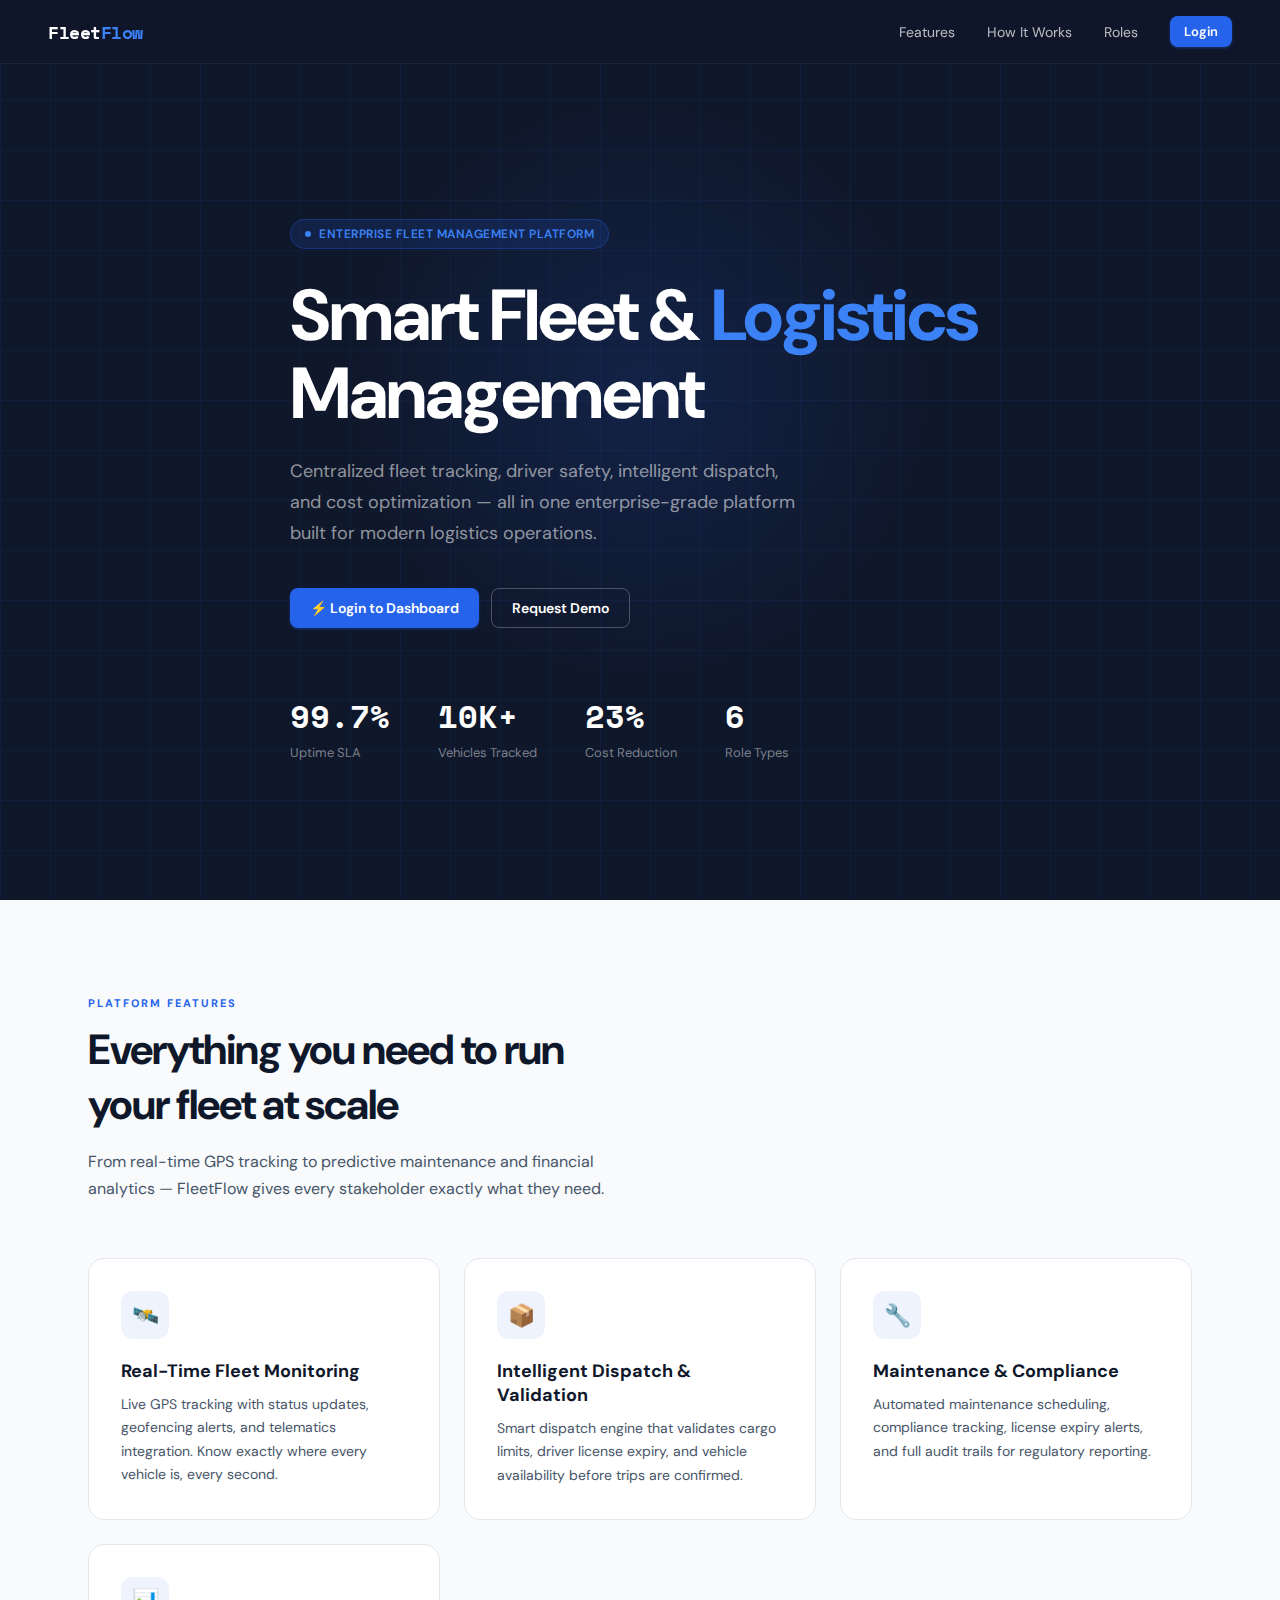
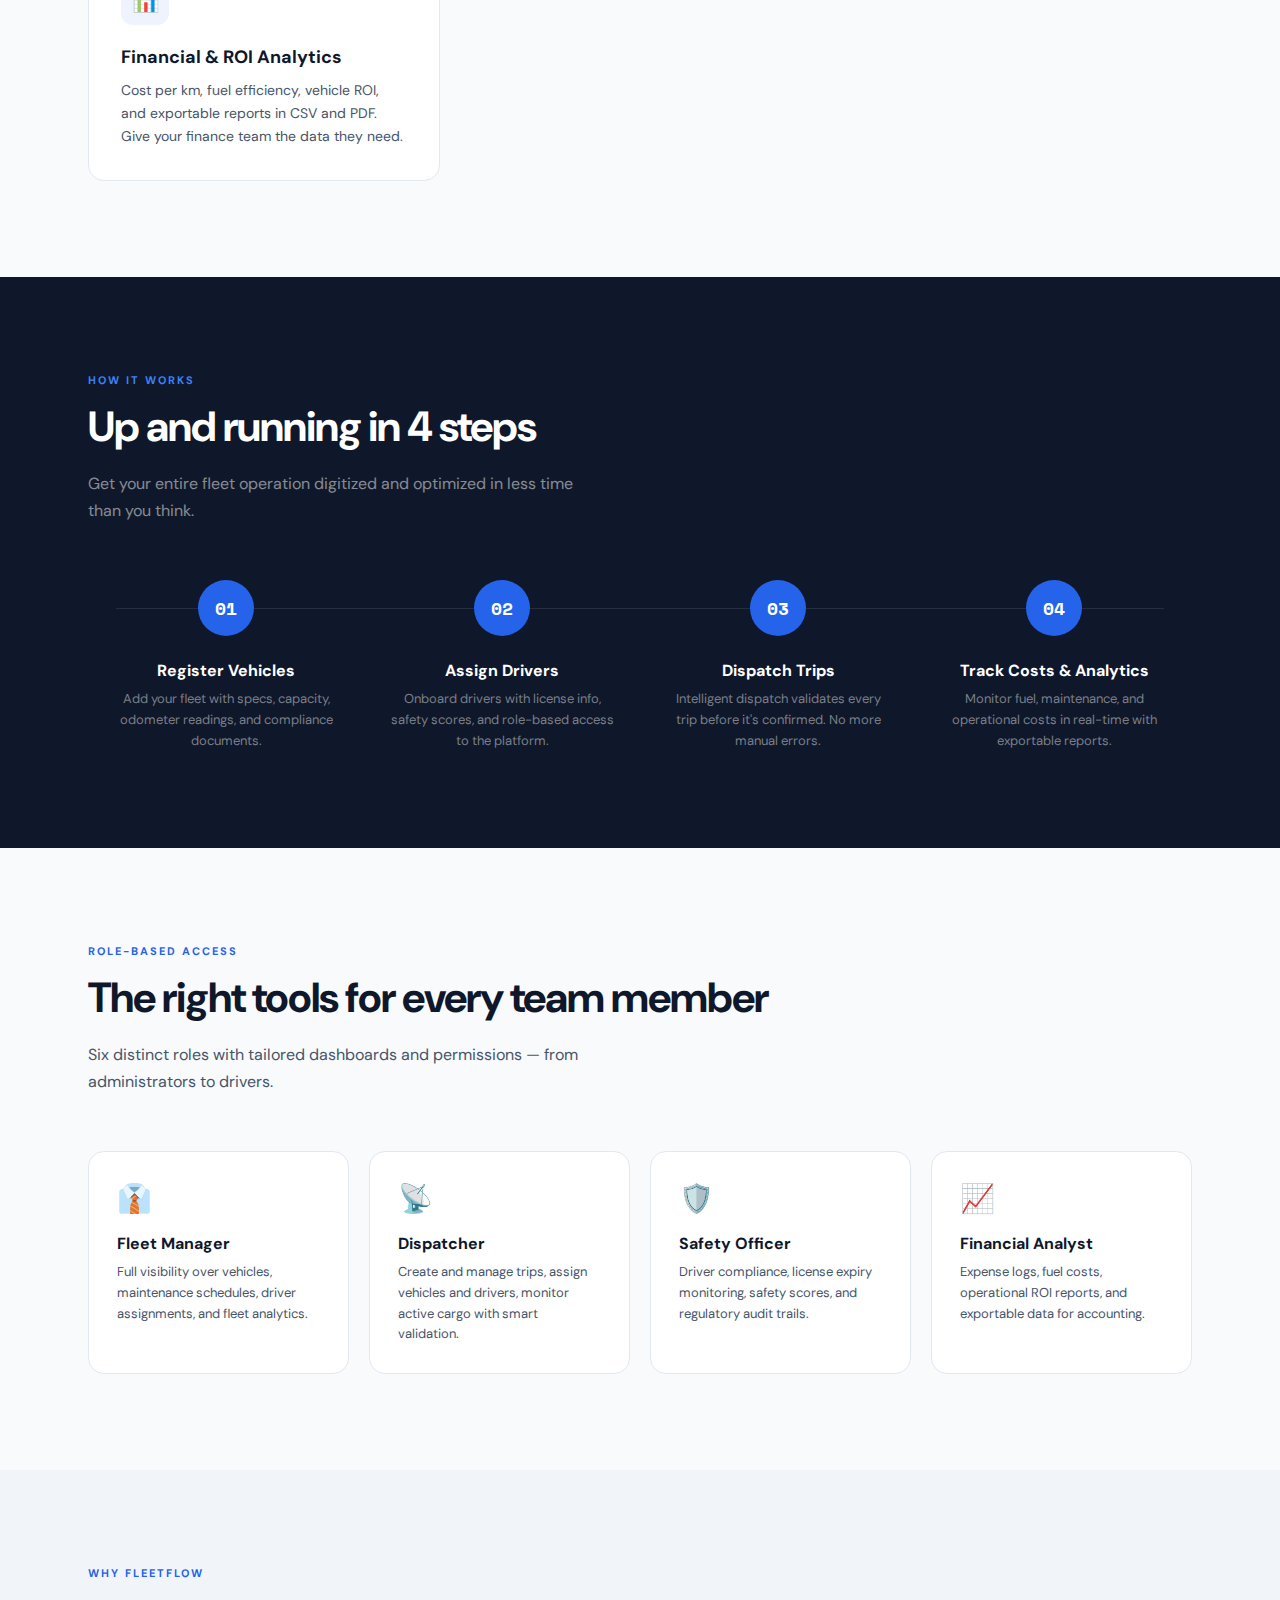
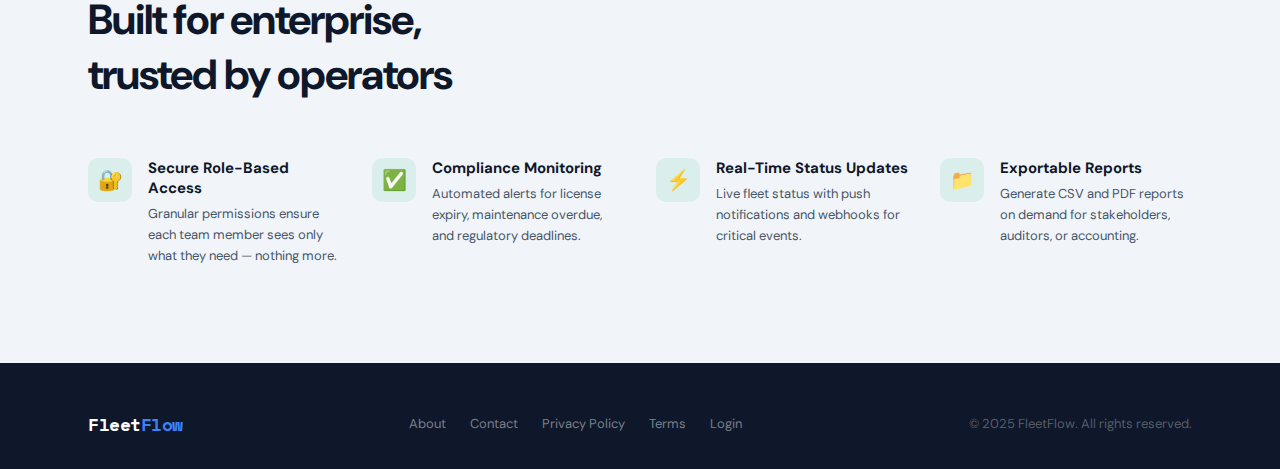
<file: index.html>
<!DOCTYPE html>
<html lang="en">
<head>
  <meta charset="UTF-8">
  <meta name="viewport" content="width=device-width, initial-scale=1.0">
  <title>TransifyFlow — Smart Fleet & Logistics Management</title>
  <link rel="preconnect" href="https://fonts.googleapis.com">
  <link href="https://fonts.googleapis.com/css2?family=DM+Sans:wght@300;400;500;600;700&family=Space+Mono:wght@400;700&display=swap" rel="stylesheet">
  <link rel="stylesheet" href="styles.css">
</head>
<body>

<!-- ==================== LANDING PAGE ==================== -->
<div id="landing">
  <nav class="land-nav">
    <div class="land-logo">Fleet<span>Flow</span></div>
    <ul class="land-nav-links">
      <li><a href="#features">Features</a></li>
      <li><a href="#how">How It Works</a></li>
      <li><a href="#roles">Roles</a></li>
      <li><button class="btn btn-primary btn-sm" onclick="showAuth()">Login</button></li>
    </ul>
  </nav>

  <!-- HERO -->
  <section class="hero" id="home">
    <div class="hero-grid"></div>
    <div class="hero-glow"></div>
    <div class="hero-content">
      <div class="hero-badge">Enterprise Fleet Management Platform</div>
      <h1>Smart Fleet & <span class="accent-word">Logistics</span> Management</h1>
      <p class="hero-sub">Centralized fleet tracking, driver safety, intelligent dispatch, and cost optimization — all in one enterprise-grade platform built for modern logistics operations.</p>
      <div class="hero-ctas">
        <button class="btn btn-primary" onclick="showAuth()">⚡ Login to Dashboard</button>
        <button class="btn btn-outline" onclick="showToast('Demo request sent! Our team will reach out within 24 hours.','success')">Request Demo</button>
      </div>
      <div class="hero-stats">
        <div>
          <div class="hero-stat-num">99.7%</div>
          <div class="hero-stat-label">Uptime SLA</div>
        </div>
        <div>
          <div class="hero-stat-num">10K+</div>
          <div class="hero-stat-label">Vehicles Tracked</div>
        </div>
        <div>
          <div class="hero-stat-num">23%</div>
          <div class="hero-stat-label">Cost Reduction</div>
        </div>
        <div>
          <div class="hero-stat-num">6</div>
          <div class="hero-stat-label">Role Types</div>
        </div>
      </div>
    </div>
  </section>

  <!-- FEATURES -->
  <section id="features">
    <div class="container">
      <div class="section-label">Platform Features</div>
      <h2 class="section-title">Everything you need to run <br>your fleet at scale</h2>
      <p class="section-sub">From real-time GPS tracking to predictive maintenance and financial analytics — FleetFlow gives every stakeholder exactly what they need.</p>
      <div class="features-grid">
        <div class="feature-card">
          <div class="feature-icon">🛰️</div>
          <h3>Real-Time Fleet Monitoring</h3>
          <p>Live GPS tracking with status updates, geofencing alerts, and telematics integration. Know exactly where every vehicle is, every second.</p>
        </div>
        <div class="feature-card">
          <div class="feature-icon">📦</div>
          <h3>Intelligent Dispatch & Validation</h3>
          <p>Smart dispatch engine that validates cargo limits, driver license expiry, and vehicle availability before trips are confirmed.</p>
        </div>
        <div class="feature-card">
          <div class="feature-icon">🔧</div>
          <h3>Maintenance & Compliance</h3>
          <p>Automated maintenance scheduling, compliance tracking, license expiry alerts, and full audit trails for regulatory reporting.</p>
        </div>
        <div class="feature-card">
          <div class="feature-icon">📊</div>
          <h3>Financial & ROI Analytics</h3>
          <p>Cost per km, fuel efficiency, vehicle ROI, and exportable reports in CSV and PDF. Give your finance team the data they need.</p>
        </div>
      </div>
    </div>
  </section>

  <!-- HOW IT WORKS -->
  <section class="how-bg" id="how">
    <div class="container">
      <div class="section-label">How It Works</div>
      <h2 class="section-title">Up and running in 4 steps</h2>
      <p class="section-sub">Get your entire fleet operation digitized and optimized in less time than you think.</p>
      <div class="steps">
        <div class="step">
          <div class="step-num">01</div>
          <h3>Register Vehicles</h3>
          <p>Add your fleet with specs, capacity, odometer readings, and compliance documents.</p>
        </div>
        <div class="step">
          <div class="step-num">02</div>
          <h3>Assign Drivers</h3>
          <p>Onboard drivers with license info, safety scores, and role-based access to the platform.</p>
        </div>
        <div class="step">
          <div class="step-num">03</div>
          <h3>Dispatch Trips</h3>
          <p>Intelligent dispatch validates every trip before it's confirmed. No more manual errors.</p>
        </div>
        <div class="step">
          <div class="step-num">04</div>
          <h3>Track Costs & Analytics</h3>
          <p>Monitor fuel, maintenance, and operational costs in real-time with exportable reports.</p>
        </div>
      </div>
    </div>
  </section>

  <!-- ROLES -->
  <section id="roles">
    <div class="container">
      <div class="section-label">Role-Based Access</div>
      <h2 class="section-title">The right tools for every team member</h2>
      <p class="section-sub">Six distinct roles with tailored dashboards and permissions — from administrators to drivers.</p>
      <div class="roles-grid">
        <div class="role-card">
          <span class="role-icon">👔</span>
          <h3>Fleet Manager</h3>
          <p>Full visibility over vehicles, maintenance schedules, driver assignments, and fleet analytics.</p>
        </div>
        <div class="role-card">
          <span class="role-icon">📡</span>
          <h3>Dispatcher</h3>
          <p>Create and manage trips, assign vehicles and drivers, monitor active cargo with smart validation.</p>
        </div>
        <div class="role-card">
          <span class="role-icon">🛡️</span>
          <h3>Safety Officer</h3>
          <p>Driver compliance, license expiry monitoring, safety scores, and regulatory audit trails.</p>
        </div>
        <div class="role-card">
          <span class="role-icon">📈</span>
          <h3>Financial Analyst</h3>
          <p>Expense logs, fuel costs, operational ROI reports, and exportable data for accounting.</p>
        </div>
      </div>
    </div>
  </section>

  <!-- TRUST -->
  <section style="background: var(--bg2)">
    <div class="container">
      <div class="section-label">Why FleetFlow</div>
      <h2 class="section-title">Built for enterprise, <br>trusted by operators</h2>
      <div class="trust-grid">
        <div class="trust-item">
          <div class="trust-icon-wrap">🔐</div>
          <div>
            <h4>Secure Role-Based Access</h4>
            <p>Granular permissions ensure each team member sees only what they need — nothing more.</p>
          </div>
        </div>
        <div class="trust-item">
          <div class="trust-icon-wrap">✅</div>
          <div>
            <h4>Compliance Monitoring</h4>
            <p>Automated alerts for license expiry, maintenance overdue, and regulatory deadlines.</p>
          </div>
        </div>
        <div class="trust-item">
          <div class="trust-icon-wrap">⚡</div>
          <div>
            <h4>Real-Time Status Updates</h4>
            <p>Live fleet status with push notifications and webhooks for critical events.</p>
          </div>
        </div>
        <div class="trust-item">
          <div class="trust-icon-wrap">📁</div>
          <div>
            <h4>Exportable Reports</h4>
            <p>Generate CSV and PDF reports on demand for stakeholders, auditors, or accounting.</p>
          </div>
        </div>
      </div>
    </div>
  </section>

  <!-- FOOTER -->
  <footer>
    <div class="footer-inner">
      <div class="land-logo">Fleet<span>Flow</span></div>
      <div class="footer-links">
        <a href="#">About</a>
        <a href="#">Contact</a>
        <a href="#">Privacy Policy</a>
        <a href="#">Terms</a>
        <a href="#" onclick="showAuth(); return false;">Login</a>
      </div>
      <div class="footer-copy">© 2025 FleetFlow. All rights reserved.</div>
    </div>
  </footer>
</div>

<!-- ==================== AUTH SCREEN ==================== -->
<div id="auth-screen">
  <div class="auth-grid-bg"></div>
  <div class="auth-card">
    <div class="auth-logo">Fleet<span>Flow</span></div>
    <div class="auth-tagline">All in One logistic Management Platform</div>
    <div class="auth-title">Welcome</div>
    <div class="auth-sub">Sign in to your account to continue</div>

    <div class="form-group">
      <label class="form-label">Email Address</label>
      <input class="form-input" type="email" id="login-email" placeholder="you@company.com" value="admin@fleetflow.io">
    </div>

    <div class="form-group">
      <label class="form-label">Password</label>
      <input class="form-input" type="password" id="login-password" placeholder="••••••••" value="password">
    </div>

    <div class="form-group">
      <label class="form-label">Role <span style="color:var(--text3); font-weight:400;">(or auto-detect from email)</span></label>
      <select class="form-select" id="login-role">
        <option value="admin">Administrator</option>
        <option value="fleet_manager">Fleet Manager</option>
        <option value="dispatcher">Dispatcher</option>
        <option value="safety_officer">Safety Officer</option>
        <option value="financial_analyst">Financial Analyst</option>
        <option value="driver">Driver (Delivery Personnel)</option>
      </select>
    </div>

    <div class="auth-extras">
      <label class="check-wrap">
        <input type="checkbox" checked>
        Remember me
      </label>
      <a href="#" class="link">Forgot password?</a>
    </div>

    <button class="btn btn-primary btn-full" onclick="doLogin()">Sign In →</button>


    <div style="text-align:center; margin-top:16px;">
      <a href="#" class="link" onclick="hidAuth(); return false;">← Back to website</a>
    </div>
  </div>
</div>

<!-- ==================== APP ==================== -->
<div id="app">
  <div class="app-shell">

    <!-- SIDEBAR -->
    <nav class="sidebar" id="sidebar">
      <div class="sidebar-logo">Fleet<span>Flow</span></div>
      <div id="sidebar-menu"></div>
      <div class="sidebar-bottom">
        <div class="user-info" onclick="toggleDropdown('user-dropdown')">
          <div class="avatar" id="user-avatar">A</div>
          <div>
            <div class="user-name" id="user-name-display">Admin User</div>
            <div class="user-role" id="user-role-display">Administrator</div>
          </div>
        </div>
        <div class="dropdown-menu" id="user-dropdown">
          <div class="dropdown-item">👤 Profile Settings</div>
          <div class="dropdown-item">🌙 Dark Mode (Coming Soon)</div>
          <div class="dropdown-divider"></div>
          <div class="dropdown-item" onclick="doLogout()" style="color:var(--danger)">🚪 Sign Out</div>
        </div>
      </div>
    </nav>

    <!-- MAIN -->
    <div class="main-area">

      <!-- TOPBAR -->
      <div class="topbar">
        <div class="topbar-title" id="page-title">Command Center</div>
        <div class="topbar-right">
          <div class="dropdown">
            <button class="icon-btn" onclick="toggleDropdown('notif-dropdown')" title="Notifications">
              🔔
              <span class="notif-dot"></span>
            </button>
            <div class="dropdown-menu" id="notif-dropdown" style="min-width:280px; right:0;">
              <div style="padding:12px 16px; border-bottom:1px solid var(--border);">
                <strong style="font-size:14px;">Notifications</strong>
              </div>
              <div class="dropdown-item">⚠️ TRK-004 maintenance overdue</div>
              <div class="dropdown-item">📋 License expiring: John Doe (3d)</div>
              <div class="dropdown-item">✅ Trip #TRP-0088 completed</div>
              <div class="dropdown-item" style="font-size:12px; color:var(--accent); justify-content:center;">View all notifications</div>
            </div>
          </div>
          <div class="dropdown">
            <button class="icon-btn" onclick="toggleDropdown('quick-dropdown')" title="Quick Actions">⚙️</button>
            <div class="dropdown-menu" id="quick-dropdown">
              <div class="dropdown-item" onclick="openPanel('add-vehicle-panel')">🚛 Add Vehicle</div>
              <div class="dropdown-item" onclick="openPanel('add-trip-panel')">📦 Create Trip</div>
              <div class="dropdown-item" onclick="openPanel('add-driver-panel')">👤 Add Driver</div>
              <div class="dropdown-divider"></div>
              <div class="dropdown-item">📤 Export Report</div>
            </div>
          </div>
          <div class="avatar" id="topbar-avatar" style="cursor:pointer;">A</div>
        </div>
      </div>

      <!-- PAGE CONTENT -->
      <div class="page-content">
        <div id="page-dashboard" class="page active"></div>
        <div id="page-vehicles" class="page"></div>
        <div id="page-trips" class="page"></div>
        <div id="page-maintenance" class="page"></div>
        <div id="page-fuel" class="page"></div>
        <div id="page-drivers" class="page"></div>
        <div id="page-analytics" class="page"></div>
        <div id="page-users" class="page"></div>
        <div id="page-compliance" class="page"></div>
        <div id="page-expenses" class="page"></div>
        <div id="page-driver-view" class="page"></div>
        <div id="page-settings" class="page"></div>
      </div>

    </div>
  </div>
</div>

<!-- ==================== SLIDE-OVER PANELS ==================== -->

<!-- Add Vehicle -->
<div class="panel-overlay" id="add-vehicle-panel">
  <div class="panel">
    <div class="panel-header">
      <div class="panel-title">Add New Vehicle</div>
      <button class="close-btn" onclick="closePanel('add-vehicle-panel')">✕</button>
    </div>
    <div class="form-group"><label class="form-label">Vehicle ID / Plate</label><input class="form-input" placeholder="e.g. TRK-009 / ABC 1234"></div>
    <div class="form-group"><label class="form-label">Type</label>
      <select class="form-select"><option>Truck</option><option>Van</option><option>Pickup</option><option>Motorcycle</option></select>
    </div>
    <div class="form-group"><label class="form-label">Make & Model</label><input class="form-input" placeholder="e.g. Isuzu NPR 300"></div>
    <div class="form-group"><label class="form-label">Year</label><input class="form-input" type="number" placeholder="2022"></div>
    <div class="form-group"><label class="form-label">Cargo Capacity (kg)</label><input class="form-input" type="number" placeholder="3000"></div>
    <div class="form-group"><label class="form-label">Current Odometer (km)</label><input class="form-input" type="number" placeholder="45000"></div>
    <div class="form-group"><label class="form-label">Region / Branch</label><input class="form-input" placeholder="e.g. North Region"></div>
    <div class="form-group"><label class="form-label">Initial Status</label>
      <select class="form-select"><option>Available</option><option>In Shop</option><option>Retired</option></select>
    </div>
    <button class="btn btn-primary btn-full" onclick="closePanel('add-vehicle-panel'); showToast('Vehicle added successfully!','success')">Save Vehicle</button>
  </div>
</div>

<!-- Create Trip -->
<div class="panel-overlay" id="add-trip-panel">
  <div class="panel">
    <div class="panel-header">
      <div class="panel-title">Create New Trip</div>
      <button class="close-btn" onclick="closePanel('add-trip-panel')">✕</button>
    </div>
    <div class="alert alert-warning">⚠️ Trip will be validated before dispatch. Expired licenses and over-capacity loads will be blocked.</div>
    <div class="form-group"><label class="form-label">Origin</label><input class="form-input" placeholder="Pickup location"></div>
    <div class="form-group"><label class="form-label">Destination</label><input class="form-input" placeholder="Delivery location"></div>
    <div class="form-group"><label class="form-label">Cargo Weight (kg)</label><input class="form-input" type="number" placeholder="1500"></div>
    <div class="form-group"><label class="form-label">Assign Vehicle</label>
      <select class="form-select">
        <option>TRK-001 - Isuzu NPR (3000kg) — Available</option>
        <option>TRK-003 - Mitsubishi Canter — Available</option>
      </select>
    </div>
    <div class="form-group"><label class="form-label">Assign Driver</label>
      <select class="form-select">
        <option>John Santos — License valid (2yr)</option>
        <option>Maria Cruz — License valid (8mo)</option>
      </select>
    </div>
    <div class="form-group"><label class="form-label">Scheduled Departure</label><input class="form-input" type="datetime-local"></div>
    <div class="form-group"><label class="form-label">Notes</label><textarea class="form-input" rows="2" placeholder="Special handling instructions..."></textarea></div>
    <button class="btn btn-primary btn-full" onclick="closePanel('add-trip-panel'); showToast('Trip dispatched successfully!','success')">Dispatch Trip</button>
  </div>
</div>

<!-- Add Driver -->
<div class="panel-overlay" id="add-driver-panel">
  <div class="panel">
    <div class="panel-header">
      <div class="panel-title">Add Driver</div>
      <button class="close-btn" onclick="closePanel('add-driver-panel')">✕</button>
    </div>
    <div class="form-group"><label class="form-label">Full Name</label><input class="form-input" placeholder="First Last"></div>
    <div class="form-group"><label class="form-label">Employee ID</label><input class="form-input" placeholder="EMP-0012"></div>
    <div class="form-group"><label class="form-label">License Number</label><input class="form-input" placeholder="LIC-XXXXX"></div>
    <div class="form-group"><label class="form-label">License Expiry</label><input class="form-input" type="date"></div>
    <div class="form-group"><label class="form-label">License Class</label>
      <select class="form-select"><option>Class A (Heavy)</option><option>Class B (Medium)</option><option>Class C (Light)</option></select>
    </div>
    <div class="form-group"><label class="form-label">Contact Number</label><input class="form-input" type="tel" placeholder="+63 917 XXX XXXX"></div>
    <div class="form-group"><label class="form-label">Initial Status</label>
      <select class="form-select"><option>On Duty</option><option>Off Duty</option></select>
    </div>
    <button class="btn btn-primary btn-full" onclick="closePanel('add-driver-panel'); showToast('Driver added!','success')">Save Driver</button>
  </div>
</div>

<!-- ==================== CONFIRM MODAL ==================== -->
<div class="modal-overlay" id="confirm-modal">
  <div class="modal">
    <div class="modal-icon">⚠️</div>
    <div class="modal-title" id="modal-title">Confirm Action</div>
    <div class="modal-text" id="modal-text">Are you sure you want to proceed? This action cannot be undone.</div>
    <div class="modal-actions">
      <button class="btn btn-ghost btn-sm" onclick="closeModal()">Cancel</button>
      <button class="btn btn-danger btn-sm" id="modal-confirm-btn" onclick="closeModal(); showToast('Action completed.','success')">Confirm</button>
    </div>
  </div>
</div>

<!-- ==================== TOAST CONTAINER ==================== -->
<div class="toast-container" id="toast-container"></div>

<!-- ==================== SCRIPTS ==================== -->
<script src="app.js"></script>

</body>
</html>
</file>
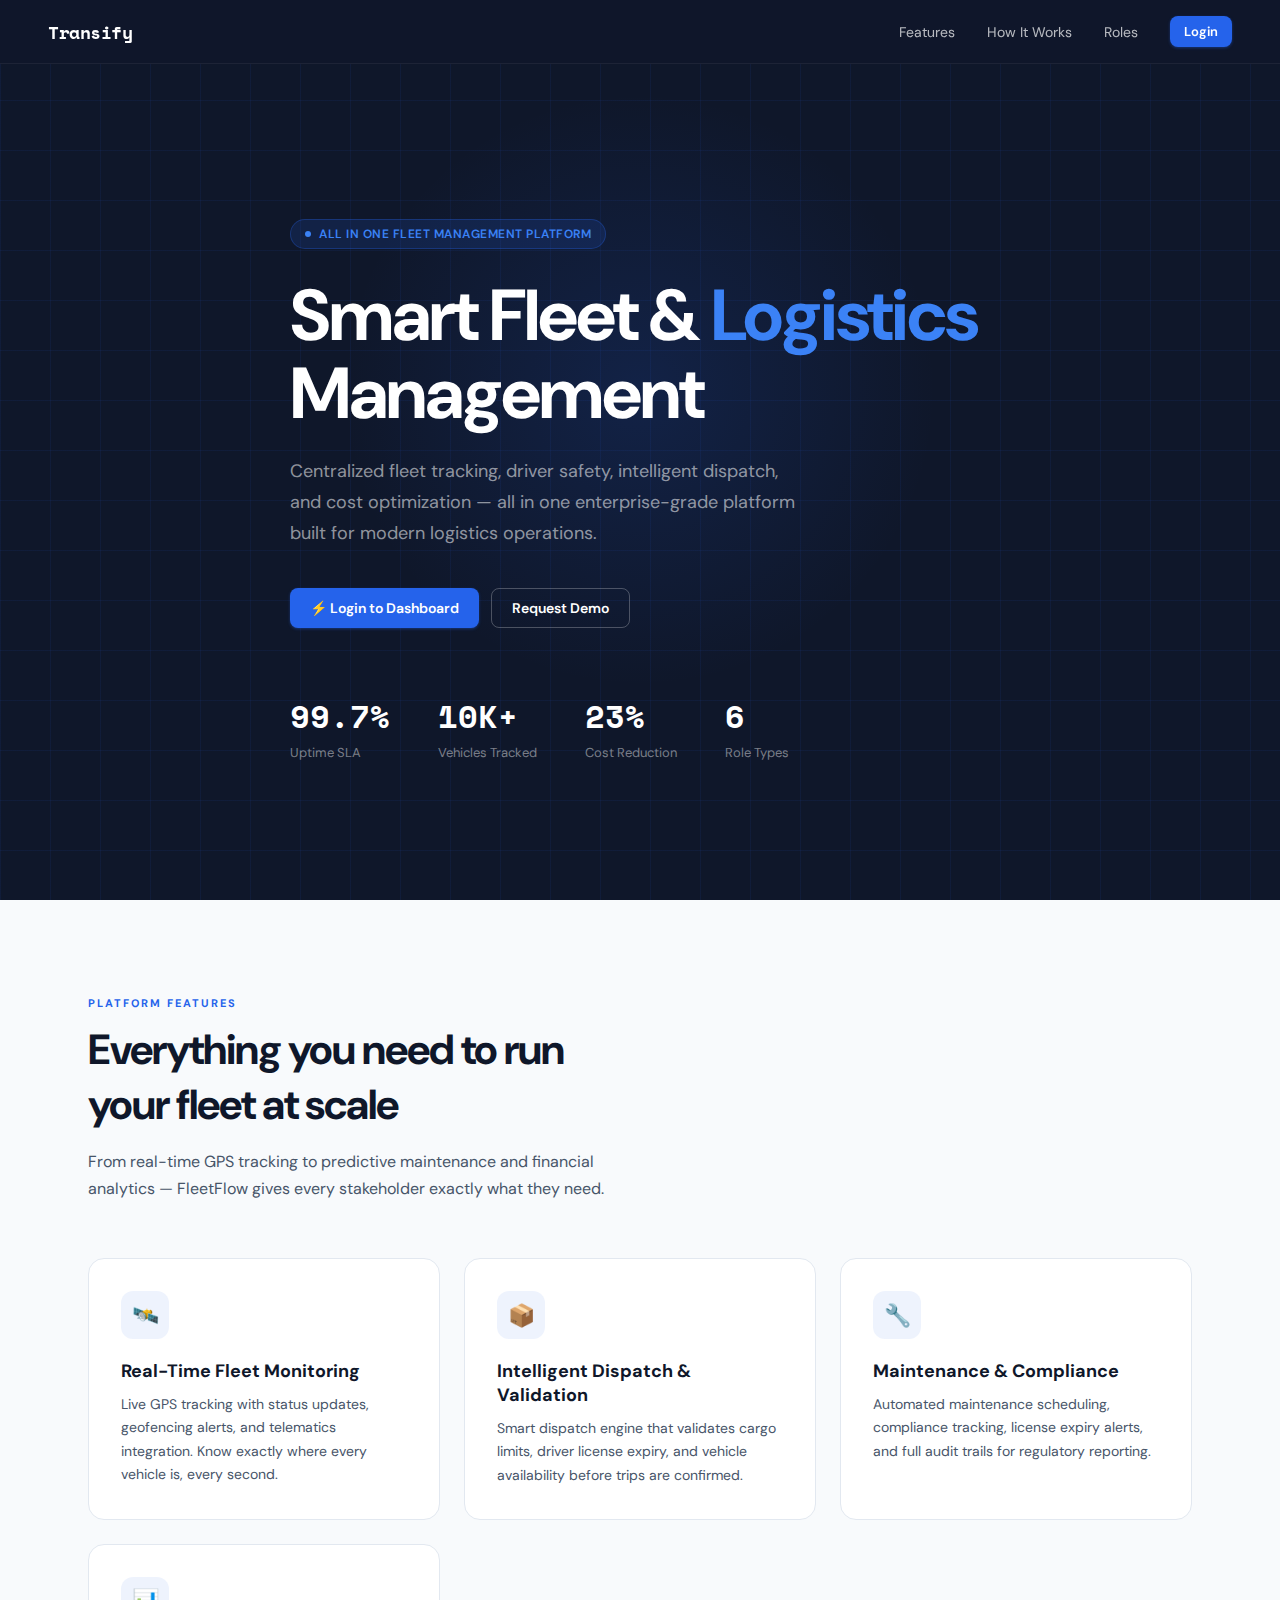
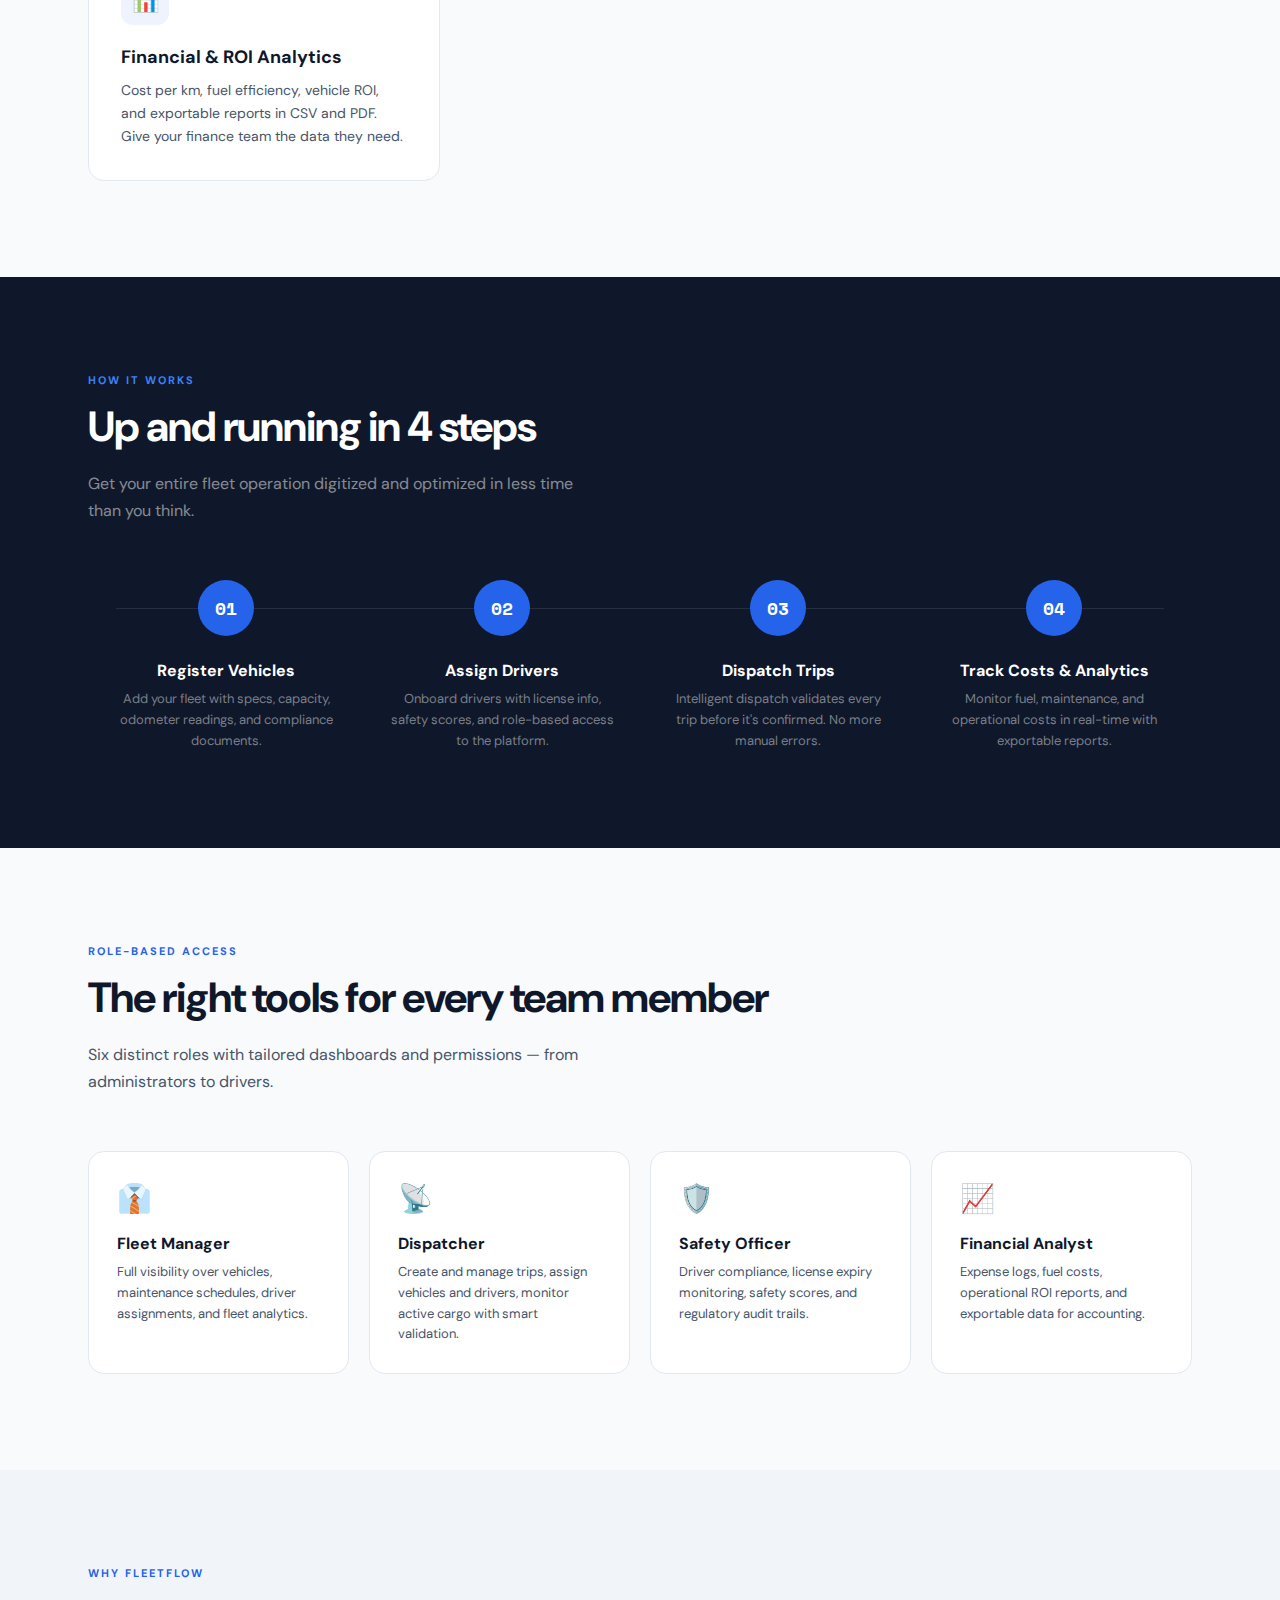
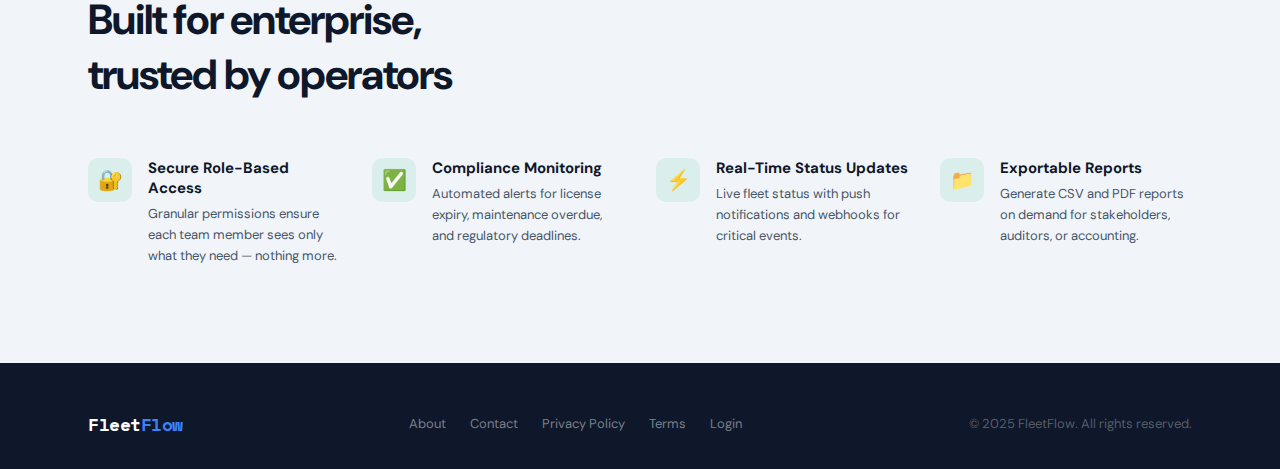
<file: fleetflow.html>
<!DOCTYPE html>
<html lang="en">
<head>
<meta charset="UTF-8">
<meta name="viewport" content="width=device-width, initial-scale=1.0">
<title>FleetFlow — Smart Fleet & Logistics Management</title>
<link rel="preconnect" href="https://fonts.googleapis.com">
<link href="https://fonts.googleapis.com/css2?family=DM+Sans:wght@300;400;500;600;700&family=Space+Mono:wght@400;700&display=swap" rel="stylesheet">
<style>
  :root {
    --navy: #0F172A;
    --navy2: #1E293B;
    --navy3: #334155;
    --accent: #2563EB;
    --accent2: #3B82F6;
    --success: #10B981;
    --warning: #F59E0B;
    --danger: #EF4444;
    --bg: #F8FAFC;
    --bg2: #F1F5F9;
    --border: #E2E8F0;
    --text: #0F172A;
    --text2: #475569;
    --text3: #94A3B8;
    --white: #ffffff;
    --sidebar-w: 240px;
    --header-h: 60px;
  }

  * { margin: 0; padding: 0; box-sizing: border-box; }
  
  body {
    font-family: 'DM Sans', sans-serif;
    color: var(--text);
    background: var(--bg);
    overflow-x: hidden;
  }

  /* ===================== LANDING PAGE ===================== */

  #landing { display: block; }
  #app { display: none; }

  .land-nav {
    position: fixed; top: 0; left: 0; right: 0; z-index: 100;
    display: flex; align-items: center; justify-content: space-between;
    padding: 0 48px; height: 64px;
    background: rgba(15,23,42,0.92);
    backdrop-filter: blur(12px);
    border-bottom: 1px solid rgba(255,255,255,0.06);
  }

  .land-logo {
    font-family: 'Space Mono', monospace;
    font-size: 18px; font-weight: 700;
    color: var(--white);
    letter-spacing: -0.5px;
  }

  .land-logo span { color: var(--accent2); }

  .land-nav-links {
    display: flex; gap: 32px; align-items: center;
    list-style: none;
  }

  .land-nav-links a {
    color: rgba(255,255,255,0.7);
    text-decoration: none;
    font-size: 14px;
    transition: color 0.2s;
  }

  .land-nav-links a:hover { color: var(--white); }

  .btn {
    display: inline-flex; align-items: center; gap: 6px;
    padding: 10px 20px; border-radius: 8px;
    font-family: 'DM Sans', sans-serif;
    font-size: 14px; font-weight: 600;
    cursor: pointer; border: none;
    transition: all 0.2s; text-decoration: none;
  }

  .btn-primary {
    background: var(--accent);
    color: white;
    box-shadow: 0 1px 3px rgba(37,99,235,0.4);
  }
  .btn-primary:hover { background: #1d4ed8; transform: translateY(-1px); }

  .btn-outline {
    background: transparent;
    color: white;
    border: 1px solid rgba(255,255,255,0.25);
  }
  .btn-outline:hover { background: rgba(255,255,255,0.08); }

  .btn-sm { padding: 7px 14px; font-size: 13px; }
  .btn-ghost { background: transparent; color: var(--accent); border: 1px solid var(--border); }
  .btn-ghost:hover { background: var(--bg2); }
  .btn-danger { background: var(--danger); color: white; }
  .btn-success { background: var(--success); color: white; }

  /* HERO */
  .hero {
    min-height: 100vh;
    background: var(--navy);
    position: relative;
    display: flex; align-items: center;
    overflow: hidden;
  }

  .hero-grid {
    position: absolute; inset: 0;
    background-image: 
      linear-gradient(rgba(37,99,235,0.08) 1px, transparent 1px),
      linear-gradient(90deg, rgba(37,99,235,0.08) 1px, transparent 1px);
    background-size: 50px 50px;
    animation: gridDrift 20s linear infinite;
  }

  @keyframes gridDrift {
    0% { transform: translateY(0); }
    100% { transform: translateY(50px); }
  }

  .hero-glow {
    position: absolute;
    width: 600px; height: 600px;
    border-radius: 50%;
    background: radial-gradient(circle, rgba(37,99,235,0.15) 0%, transparent 70%);
    top: 50%; left: 50%; transform: translate(-50%, -60%);
  }

  .hero-content {
    position: relative; z-index: 2;
    max-width: 1200px; margin: 0 auto;
    padding: 0 48px;
    padding-top: 80px;
  }

  .hero-badge {
    display: inline-flex; align-items: center; gap: 8px;
    background: rgba(37,99,235,0.15);
    border: 1px solid rgba(37,99,235,0.3);
    color: var(--accent2);
    padding: 6px 14px; border-radius: 100px;
    font-size: 12px; font-weight: 600;
    letter-spacing: 0.5px; text-transform: uppercase;
    margin-bottom: 28px;
    animation: fadeUp 0.8s ease both;
  }

  .hero-badge::before {
    content: '';
    width: 6px; height: 6px; border-radius: 50%;
    background: var(--accent2);
    animation: pulse 2s infinite;
  }

  @keyframes pulse {
    0%, 100% { opacity: 1; }
    50% { opacity: 0.3; }
  }

  @keyframes fadeUp {
    from { opacity: 0; transform: translateY(20px); }
    to { opacity: 1; transform: translateY(0); }
  }

  .hero h1 {
    font-size: clamp(40px, 6vw, 72px);
    font-weight: 700;
    color: white;
    line-height: 1.08;
    letter-spacing: -2px;
    max-width: 700px;
    animation: fadeUp 0.8s 0.1s ease both;
  }

  .hero h1 .accent-word { color: var(--accent2); }

  .hero-sub {
    font-size: 18px; color: rgba(255,255,255,0.55);
    max-width: 520px; line-height: 1.7;
    margin: 24px 0 40px;
    animation: fadeUp 0.8s 0.2s ease both;
  }

  .hero-ctas {
    display: flex; gap: 12px; flex-wrap: wrap;
    animation: fadeUp 0.8s 0.3s ease both;
  }

  .hero-stats {
    display: flex; gap: 48px; margin-top: 64px;
    animation: fadeUp 0.8s 0.4s ease both;
  }

  .hero-stat-num {
    font-family: 'Space Mono', monospace;
    font-size: 32px; font-weight: 700;
    color: white;
  }

  .hero-stat-label { font-size: 13px; color: rgba(255,255,255,0.45); margin-top: 4px; }

  /* SECTIONS */
  section { padding: 96px 0; }
  .container { max-width: 1200px; margin: 0 auto; padding: 0 48px; }

  .section-label {
    font-size: 11px; font-weight: 700; letter-spacing: 2px;
    text-transform: uppercase; color: var(--accent);
    margin-bottom: 12px;
  }

  .section-title {
    font-size: clamp(28px, 4vw, 42px);
    font-weight: 700; letter-spacing: -1px;
    color: var(--navy);
    margin-bottom: 16px;
  }

  .section-sub {
    font-size: 16px; color: var(--text2);
    line-height: 1.7; max-width: 520px;
  }

  /* FEATURES */
  .features-grid {
    display: grid; grid-template-columns: repeat(auto-fit, minmax(260px, 1fr));
    gap: 24px; margin-top: 56px;
  }

  .feature-card {
    background: white;
    border: 1px solid var(--border);
    border-radius: 16px;
    padding: 32px;
    transition: all 0.3s;
    position: relative;
    overflow: hidden;
  }

  .feature-card::before {
    content: '';
    position: absolute; top: 0; left: 0; right: 0; height: 3px;
    background: linear-gradient(90deg, var(--accent), var(--accent2));
    opacity: 0; transition: opacity 0.3s;
  }

  .feature-card:hover { transform: translateY(-4px); box-shadow: 0 20px 40px rgba(0,0,0,0.08); border-color: transparent; }
  .feature-card:hover::before { opacity: 1; }

  .feature-icon {
    width: 48px; height: 48px; border-radius: 12px;
    background: rgba(37,99,235,0.08);
    display: flex; align-items: center; justify-content: center;
    margin-bottom: 20px; font-size: 22px;
  }

  .feature-card h3 { font-size: 18px; font-weight: 700; margin-bottom: 10px; }
  .feature-card p { font-size: 14px; color: var(--text2); line-height: 1.65; }

  /* HOW IT WORKS */
  .how-bg { background: var(--navy); }
  .how-bg .section-title { color: white; }
  .how-bg .section-sub { color: rgba(255,255,255,0.5); }
  .how-bg .section-label { color: var(--accent2); }

  .steps { display: flex; gap: 0; margin-top: 56px; position: relative; }
  .steps::before {
    content: '';
    position: absolute; top: 28px; left: 28px; right: 28px; height: 1px;
    background: rgba(255,255,255,0.1);
  }

  .step {
    flex: 1; text-align: center; padding: 0 24px; position: relative;
  }

  .step-num {
    width: 56px; height: 56px; border-radius: 50%;
    background: var(--accent);
    color: white; font-family: 'Space Mono', monospace;
    font-size: 18px; font-weight: 700;
    display: flex; align-items: center; justify-content: center;
    margin: 0 auto 24px;
    position: relative; z-index: 1;
  }

  .step h3 { font-size: 16px; font-weight: 700; color: white; margin-bottom: 8px; }
  .step p { font-size: 13px; color: rgba(255,255,255,0.45); line-height: 1.6; }

  /* ROLES */
  .roles-grid {
    display: grid; grid-template-columns: repeat(auto-fit, minmax(240px, 1fr));
    gap: 20px; margin-top: 56px;
  }

  .role-card {
    background: white; border: 1px solid var(--border);
    border-radius: 16px; padding: 28px;
    transition: all 0.3s;
  }

  .role-card:hover { border-color: var(--accent); box-shadow: 0 8px 24px rgba(37,99,235,0.1); }

  .role-icon {
    font-size: 28px; margin-bottom: 16px;
    display: block;
  }

  .role-card h3 { font-size: 16px; font-weight: 700; margin-bottom: 8px; }
  .role-card p { font-size: 13px; color: var(--text2); line-height: 1.6; }

  /* TRUST */
  .trust-grid {
    display: grid; grid-template-columns: repeat(auto-fit, minmax(220px, 1fr));
    gap: 32px; margin-top: 56px;
  }

  .trust-item { display: flex; gap: 16px; align-items: flex-start; }
  .trust-icon-wrap {
    width: 44px; height: 44px; border-radius: 10px;
    background: rgba(16,185,129,0.1);
    display: flex; align-items: center; justify-content: center;
    font-size: 20px; flex-shrink: 0;
  }

  .trust-item h4 { font-size: 15px; font-weight: 700; margin-bottom: 6px; }
  .trust-item p { font-size: 13px; color: var(--text2); line-height: 1.6; }

  /* FOOTER */
  footer {
    background: var(--navy);
    padding: 48px 0 32px;
  }

  .footer-inner {
    max-width: 1200px; margin: 0 auto; padding: 0 48px;
    display: flex; justify-content: space-between; align-items: center;
    flex-wrap: wrap; gap: 24px;
  }

  .footer-links { display: flex; gap: 24px; flex-wrap: wrap; }
  .footer-links a { font-size: 13px; color: rgba(255,255,255,0.45); text-decoration: none; }
  .footer-links a:hover { color: white; }
  .footer-copy { font-size: 13px; color: rgba(255,255,255,0.3); }

  /* ===================== AUTH ===================== */

  #auth-screen {
    position: fixed; inset: 0; z-index: 1000;
    display: none; align-items: center; justify-content: center;
    background: var(--navy);
  }

  .auth-grid-bg {
    position: absolute; inset: 0;
    background-image: 
      linear-gradient(rgba(37,99,235,0.06) 1px, transparent 1px),
      linear-gradient(90deg, rgba(37,99,235,0.06) 1px, transparent 1px);
    background-size: 40px 40px;
  }

  .auth-card {
    position: relative; z-index: 2;
    background: white; border-radius: 20px;
    padding: 48px; width: 100%; max-width: 420px;
    box-shadow: 0 40px 80px rgba(0,0,0,0.4);
  }

  .auth-logo {
    font-family: 'Space Mono', monospace;
    font-size: 20px; font-weight: 700;
    color: var(--navy); margin-bottom: 8px;
  }

  .auth-logo span { color: var(--accent); }
  .auth-tagline { font-size: 13px; color: var(--text3); margin-bottom: 36px; }

  .auth-title { font-size: 24px; font-weight: 700; margin-bottom: 6px; }
  .auth-sub { font-size: 14px; color: var(--text2); margin-bottom: 28px; }

  .form-group { margin-bottom: 18px; }
  
  .form-label {
    display: block; font-size: 13px; font-weight: 600;
    color: var(--navy3); margin-bottom: 6px;
  }

  .form-input {
    width: 100%; padding: 11px 14px;
    border: 1.5px solid var(--border);
    border-radius: 8px; font-family: 'DM Sans', sans-serif;
    font-size: 14px; color: var(--text);
    background: var(--bg);
    transition: border-color 0.2s, box-shadow 0.2s;
    outline: none;
  }

  .form-input:focus {
    border-color: var(--accent);
    box-shadow: 0 0 0 3px rgba(37,99,235,0.1);
    background: white;
  }

  .form-select {
    width: 100%; padding: 11px 14px;
    border: 1.5px solid var(--border);
    border-radius: 8px; font-family: 'DM Sans', sans-serif;
    font-size: 14px; color: var(--text);
    background: var(--bg); cursor: pointer;
    outline: none;
  }

  .form-select:focus { border-color: var(--accent); }

  .auth-extras {
    display: flex; justify-content: space-between; align-items: center;
    margin-bottom: 24px;
  }

  .check-wrap { display: flex; gap: 8px; align-items: center; font-size: 13px; color: var(--text2); }
  .link { color: var(--accent); text-decoration: none; font-size: 13px; }
  .link:hover { text-decoration: underline; }

  .btn-full { width: 100%; justify-content: center; padding: 13px; font-size: 15px; border-radius: 10px; }

  .demo-accounts {
    margin-top: 24px; padding-top: 24px;
    border-top: 1px solid var(--border);
  }

  .demo-title { font-size: 11px; font-weight: 700; text-transform: uppercase; letter-spacing: 1px; color: var(--text3); margin-bottom: 12px; }

  .demo-grid { display: grid; grid-template-columns: 1fr 1fr; gap: 8px; }

  .demo-btn {
    padding: 8px 12px; border-radius: 8px;
    background: var(--bg2); border: 1px solid var(--border);
    font-size: 12px; font-weight: 600; cursor: pointer;
    color: var(--text); text-align: center;
    transition: all 0.2s;
  }

  .demo-btn:hover { background: var(--accent); color: white; border-color: var(--accent); }

  /* ===================== APP SHELL ===================== */

  .app-shell {
    display: flex; height: 100vh; overflow: hidden;
  }

  /* SIDEBAR */
  .sidebar {
    width: var(--sidebar-w);
    background: var(--navy);
    display: flex; flex-direction: column;
    flex-shrink: 0;
    overflow-y: auto;
  }

  .sidebar-logo {
    padding: 20px 20px 16px;
    font-family: 'Space Mono', monospace;
    font-size: 16px; font-weight: 700;
    color: white; letter-spacing: -0.5px;
    border-bottom: 1px solid rgba(255,255,255,0.06);
  }

  .sidebar-logo span { color: var(--accent2); }

  .sidebar-section { padding: 16px 12px 8px; }
  
  .sidebar-section-label {
    font-size: 10px; font-weight: 700; letter-spacing: 1.5px;
    text-transform: uppercase; color: rgba(255,255,255,0.25);
    padding: 0 8px; margin-bottom: 6px;
  }

  .nav-item {
    display: flex; align-items: center; gap: 10px;
    padding: 9px 12px; border-radius: 8px;
    color: rgba(255,255,255,0.55);
    font-size: 13.5px; font-weight: 500;
    cursor: pointer; margin-bottom: 2px;
    transition: all 0.2s;
    user-select: none;
  }

  .nav-item:hover { background: rgba(255,255,255,0.06); color: rgba(255,255,255,0.85); }
  
  .nav-item.active {
    background: rgba(37,99,235,0.2);
    color: white;
    font-weight: 600;
  }

  .nav-item .nav-icon { font-size: 16px; width: 20px; text-align: center; flex-shrink: 0; }

  .nav-badge {
    margin-left: auto; font-size: 10px; font-weight: 700;
    background: var(--danger); color: white;
    padding: 2px 7px; border-radius: 100px;
  }

  .sidebar-bottom {
    margin-top: auto; padding: 16px 12px;
    border-top: 1px solid rgba(255,255,255,0.06);
  }

  .user-info {
    display: flex; align-items: center; gap: 10px;
    padding: 10px 8px; border-radius: 8px;
    cursor: pointer; transition: background 0.2s;
  }

  .user-info:hover { background: rgba(255,255,255,0.06); }

  .avatar {
    width: 36px; height: 36px; border-radius: 10px;
    background: var(--accent);
    display: flex; align-items: center; justify-content: center;
    font-size: 13px; font-weight: 700; color: white;
    flex-shrink: 0;
  }

  .user-name { font-size: 13px; font-weight: 600; color: white; }
  .user-role { font-size: 11px; color: rgba(255,255,255,0.4); }

  /* MAIN */
  .main-area {
    flex: 1; display: flex; flex-direction: column; overflow: hidden;
  }

  /* TOPBAR */
  .topbar {
    height: var(--header-h); background: white;
    border-bottom: 1px solid var(--border);
    display: flex; align-items: center; justify-content: space-between;
    padding: 0 28px; flex-shrink: 0;
  }

  .topbar-title { font-size: 18px; font-weight: 700; letter-spacing: -0.3px; }
  .topbar-right { display: flex; align-items: center; gap: 16px; }

  .icon-btn {
    width: 36px; height: 36px; border-radius: 8px;
    background: transparent; border: none; cursor: pointer;
    display: flex; align-items: center; justify-content: center;
    font-size: 18px; color: var(--text2);
    transition: background 0.2s;
    position: relative;
  }

  .icon-btn:hover { background: var(--bg2); }

  .notif-dot {
    position: absolute; top: 6px; right: 6px;
    width: 8px; height: 8px; border-radius: 50%;
    background: var(--danger); border: 2px solid white;
  }

  /* PAGE CONTENT */
  .page-content {
    flex: 1; overflow-y: auto; padding: 28px;
    background: var(--bg);
  }

  /* KPI CARDS */
  .kpi-grid {
    display: grid; grid-template-columns: repeat(auto-fit, minmax(200px, 1fr));
    gap: 20px; margin-bottom: 28px;
  }

  .kpi-card {
    background: white; border: 1px solid var(--border);
    border-radius: 14px; padding: 22px 24px;
    transition: box-shadow 0.2s;
  }

  .kpi-card:hover { box-shadow: 0 4px 16px rgba(0,0,0,0.06); }

  .kpi-header {
    display: flex; justify-content: space-between; align-items: center;
    margin-bottom: 12px;
  }

  .kpi-label { font-size: 12px; font-weight: 600; color: var(--text3); text-transform: uppercase; letter-spacing: 0.5px; }
  .kpi-icon { font-size: 20px; }
  .kpi-value { font-family: 'Space Mono', monospace; font-size: 30px; font-weight: 700; color: var(--navy); }
  .kpi-change {
    font-size: 12px; margin-top: 6px;
    display: flex; align-items: center; gap: 4px;
  }

  .kpi-up { color: var(--success); }
  .kpi-down { color: var(--danger); }

  /* STATUS PILLS */
  .pill {
    display: inline-flex; align-items: center; gap: 5px;
    padding: 4px 10px; border-radius: 100px;
    font-size: 11px; font-weight: 700;
  }

  .pill::before { content: ''; width: 5px; height: 5px; border-radius: 50%; }

  .pill-success { background: rgba(16,185,129,0.1); color: #059669; }
  .pill-success::before { background: #059669; }
  .pill-warning { background: rgba(245,158,11,0.1); color: #D97706; }
  .pill-warning::before { background: #D97706; }
  .pill-danger { background: rgba(239,68,68,0.1); color: #DC2626; }
  .pill-danger::before { background: #DC2626; }
  .pill-blue { background: rgba(37,99,235,0.1); color: #1D4ED8; }
  .pill-blue::before { background: #1D4ED8; }
  .pill-gray { background: var(--bg2); color: var(--text2); }
  .pill-gray::before { background: var(--text3); }

  /* TABLE */
  .card {
    background: white; border: 1px solid var(--border);
    border-radius: 14px; overflow: hidden;
    margin-bottom: 20px;
  }

  .card-header {
    padding: 18px 24px;
    border-bottom: 1px solid var(--border);
    display: flex; align-items: center; justify-content: space-between;
    flex-wrap: wrap; gap: 12px;
  }

  .card-title { font-size: 15px; font-weight: 700; }
  .card-sub { font-size: 13px; color: var(--text3); margin-top: 2px; }

  .search-input {
    padding: 8px 14px 8px 36px;
    border: 1.5px solid var(--border);
    border-radius: 8px; font-size: 13px;
    font-family: 'DM Sans', sans-serif;
    outline: none; width: 220px;
    background: var(--bg) url("data:image/svg+xml,%3Csvg xmlns='http://www.w3.org/2000/svg' width='14' height='14' viewBox='0 0 24 24' fill='none' stroke='%2394A3B8' stroke-width='2'%3E%3Ccircle cx='11' cy='11' r='8'/%3E%3Cpath d='m21 21-4.35-4.35'/%3E%3C/svg%3E") 12px center no-repeat;
    transition: border-color 0.2s;
  }

  .search-input:focus { border-color: var(--accent); background-color: white; }

  table { width: 100%; border-collapse: collapse; }
  thead th {
    padding: 11px 24px; text-align: left;
    font-size: 11px; font-weight: 700; text-transform: uppercase;
    letter-spacing: 0.5px; color: var(--text3);
    background: var(--bg); border-bottom: 1px solid var(--border);
  }

  tbody tr { border-bottom: 1px solid var(--border); transition: background 0.15s; }
  tbody tr:last-child { border-bottom: none; }
  tbody tr:hover { background: var(--bg); }

  tbody td {
    padding: 13px 24px; font-size: 13.5px; color: var(--text);
  }

  .td-bold { font-weight: 600; }
  .td-mono { font-family: 'Space Mono', monospace; font-size: 12px; }
  .td-sub { font-size: 12px; color: var(--text3); }

  /* ACTION BUTTONS IN TABLE */
  .action-btns { display: flex; gap: 6px; }
  .tbl-btn {
    padding: 5px 10px; border-radius: 6px; font-size: 12px; font-weight: 600;
    cursor: pointer; border: 1px solid var(--border); background: white;
    color: var(--text2); transition: all 0.15s;
  }
  .tbl-btn:hover { background: var(--bg2); color: var(--text); }
  .tbl-btn-blue { border-color: var(--accent); color: var(--accent); }
  .tbl-btn-blue:hover { background: var(--accent); color: white; }
  .tbl-btn-red { border-color: var(--danger); color: var(--danger); }
  .tbl-btn-red:hover { background: var(--danger); color: white; }

  /* CHARTS PLACEHOLDER */
  .chart-placeholder {
    height: 200px; background: var(--bg2);
    border-radius: 10px; display: flex;
    align-items: center; justify-content: center;
    color: var(--text3); font-size: 13px;
    margin: 16px 24px;
    position: relative; overflow: hidden;
  }

  .mini-bar-chart { display: flex; align-items: flex-end; gap: 6px; height: 120px; padding: 20px 24px; }
  .mini-bar {
    flex: 1; border-radius: 4px 4px 0 0;
    background: var(--accent); opacity: 0.7;
    transition: opacity 0.2s;
  }
  .mini-bar:hover { opacity: 1; }

  /* GRID 2COL */
  .grid-2 { display: grid; grid-template-columns: 1fr 1fr; gap: 20px; }
  .grid-3 { display: grid; grid-template-columns: repeat(3, 1fr); gap: 20px; }

  /* FORM PANEL (slide-over style) */
  .panel-overlay {
    display: none; position: fixed; inset: 0; z-index: 500;
    background: rgba(0,0,0,0.4); backdrop-filter: blur(4px);
  }

  .panel-overlay.open { display: flex; justify-content: flex-end; }

  .panel {
    width: 480px; background: white; height: 100%;
    overflow-y: auto; padding: 32px;
    animation: slideIn 0.25s ease;
  }

  @keyframes slideIn {
    from { transform: translateX(100%); }
    to { transform: translateX(0); }
  }

  .panel-header { display: flex; justify-content: space-between; align-items: center; margin-bottom: 28px; }
  .panel-title { font-size: 20px; font-weight: 700; }
  .close-btn {
    width: 32px; height: 32px; border-radius: 8px;
    background: var(--bg2); border: none; cursor: pointer;
    font-size: 18px; display: flex; align-items: center; justify-content: center;
    color: var(--text2);
  }

  /* TOAST */
  .toast-container { position: fixed; bottom: 24px; right: 24px; z-index: 9999; display: flex; flex-direction: column; gap: 8px; }

  .toast {
    background: var(--navy); color: white;
    padding: 14px 20px; border-radius: 10px;
    font-size: 14px; font-weight: 500;
    display: flex; align-items: center; gap: 10px;
    box-shadow: 0 8px 24px rgba(0,0,0,0.3);
    animation: toastIn 0.3s ease;
    max-width: 320px;
  }

  @keyframes toastIn {
    from { opacity: 0; transform: translateY(16px); }
    to { opacity: 1; transform: translateY(0); }
  }

  .toast-success { border-left: 3px solid var(--success); }
  .toast-danger { border-left: 3px solid var(--danger); }
  .toast-warning { border-left: 3px solid var(--warning); }

  /* MODAL */
  .modal-overlay {
    display: none; position: fixed; inset: 0; z-index: 600;
    background: rgba(0,0,0,0.5); align-items: center; justify-content: center;
  }

  .modal-overlay.open { display: flex; }

  .modal {
    background: white; border-radius: 16px;
    padding: 32px; max-width: 440px; width: 100%;
    margin: 20px;
    animation: modalIn 0.2s ease;
  }

  @keyframes modalIn {
    from { opacity: 0; transform: scale(0.95); }
    to { opacity: 1; transform: scale(1); }
  }

  .modal-icon { font-size: 36px; margin-bottom: 16px; }
  .modal-title { font-size: 20px; font-weight: 700; margin-bottom: 8px; }
  .modal-text { font-size: 14px; color: var(--text2); margin-bottom: 24px; line-height: 1.6; }
  .modal-actions { display: flex; gap: 10px; justify-content: flex-end; }

  /* PROGRESS */
  .progress-bar {
    height: 6px; background: var(--border); border-radius: 100px; overflow: hidden;
  }
  .progress-fill {
    height: 100%; border-radius: 100px; background: var(--accent);
  }

  /* LOADING SKELETON */
  .skeleton {
    background: linear-gradient(90deg, var(--bg2) 25%, var(--border) 50%, var(--bg2) 75%);
    background-size: 200% 100%;
    animation: shimmer 1.5s infinite;
    border-radius: 6px;
  }

  @keyframes shimmer {
    0% { background-position: 200% 0; }
    100% { background-position: -200% 0; }
  }

  /* DRIVER MOBILE */
  .driver-card {
    background: white; border: 1px solid var(--border);
    border-radius: 16px; padding: 20px; margin-bottom: 16px;
  }

  .driver-trip-header { display: flex; justify-content: space-between; align-items: flex-start; margin-bottom: 16px; }
  .driver-trip-id { font-family: 'Space Mono', monospace; font-size: 13px; color: var(--text3); }
  .driver-trip-route { font-size: 18px; font-weight: 700; margin: 6px 0; }
  .trip-detail { display: flex; gap: 6px; align-items: center; font-size: 13px; color: var(--text2); margin-bottom: 4px; }

  .timeline { margin: 16px 0; }
  .timeline-item { display: flex; gap: 12px; margin-bottom: 12px; }
  .timeline-dot {
    width: 12px; height: 12px; border-radius: 50%; flex-shrink: 0;
    margin-top: 3px;
  }
  .timeline-dot-active { background: var(--success); }
  .timeline-dot-pending { background: var(--border); border: 2px solid var(--text3); }
  .timeline-text { font-size: 13px; }
  .timeline-label { font-weight: 600; }
  .timeline-time { color: var(--text3); font-size: 12px; }

  /* ANALYTICS */
  .metric-row {
    display: flex; justify-content: space-between; align-items: center;
    padding: 14px 0; border-bottom: 1px solid var(--border);
  }
  .metric-row:last-child { border-bottom: none; }
  .metric-label { font-size: 13px; color: var(--text2); }
  .metric-value { font-family: 'Space Mono', monospace; font-size: 14px; font-weight: 700; }

  /* FILTER BAR */
  .filter-bar {
    display: flex; gap: 10px; flex-wrap: wrap;
    margin-bottom: 20px; align-items: center;
  }

  .filter-select {
    padding: 8px 12px; border: 1.5px solid var(--border);
    border-radius: 8px; font-size: 13px;
    font-family: 'DM Sans', sans-serif;
    outline: none; cursor: pointer; background: white;
  }

  .filter-select:focus { border-color: var(--accent); }

  /* RESPONSIVE */
  @media (max-width: 768px) {
    .sidebar { display: none; }
    .land-nav { padding: 0 20px; }
    .container { padding: 0 20px; }
    .hero-content { padding: 0 20px; padding-top: 100px; }
    .hero-stats { gap: 24px; flex-wrap: wrap; }
    .steps { flex-direction: column; }
    .steps::before { display: none; }
    .grid-2, .grid-3 { grid-template-columns: 1fr; }
    .panel { width: 100%; }
    .kpi-grid { grid-template-columns: repeat(2, 1fr); }
  }

  /* UTILITY */
  .text-right { text-align: right; }
  .text-center { text-align: center; }
  .mt-4 { margin-top: 16px; }
  .mt-6 { margin-top: 24px; }
  .mb-4 { margin-bottom: 16px; }
  .flex { display: flex; }
  .items-center { align-items: center; }
  .justify-between { justify-content: space-between; }
  .gap-2 { gap: 8px; }
  .gap-3 { gap: 12px; }
  .w-full { width: 100%; }
  .hidden { display: none; }

  /* DROPDOWN */
  .dropdown { position: relative; }
  .dropdown-menu {
    position: absolute; top: calc(100% + 8px); right: 0;
    background: white; border: 1px solid var(--border);
    border-radius: 10px; box-shadow: 0 8px 24px rgba(0,0,0,0.12);
    min-width: 180px; overflow: hidden; z-index: 100;
    display: none;
  }
  .dropdown-menu.open { display: block; }
  .dropdown-item {
    padding: 10px 16px; font-size: 13.5px; cursor: pointer;
    display: flex; align-items: center; gap: 8px;
    transition: background 0.15s;
  }
  .dropdown-item:hover { background: var(--bg); }
  .dropdown-divider { border-top: 1px solid var(--border); }

  /* GPS placeholder */
  .gps-placeholder {
    background: linear-gradient(135deg, #0F172A 0%, #1E3A5F 100%);
    border-radius: 12px; height: 260px;
    display: flex; flex-direction: column;
    align-items: center; justify-content: center;
    color: rgba(255,255,255,0.5); gap: 8px;
    position: relative; overflow: hidden;
    margin: 16px 24px;
  }

  .gps-placeholder::before {
    content: '';
    position: absolute; inset: 0;
    background-image: 
      linear-gradient(rgba(37,99,235,0.12) 1px, transparent 1px),
      linear-gradient(90deg, rgba(37,99,235,0.12) 1px, transparent 1px);
    background-size: 30px 30px;
  }

  .gps-label { font-size: 13px; font-weight: 600; position: relative; z-index: 1; }
  .gps-sub { font-size: 11px; position: relative; z-index: 1; }

  /* Mini sparkline bars */
  .sparkline { display: flex; align-items: flex-end; gap: 3px; height: 40px; }
  .spark-bar { flex: 1; border-radius: 2px; background: rgba(37,99,235,0.3); }

  /* Section toggles */
  .page { display: none; }
  .page.active { display: block; }

  /* Alert banners */
  .alert {
    padding: 12px 16px; border-radius: 10px;
    display: flex; align-items: center; gap: 10px;
    font-size: 13.5px; margin-bottom: 12px;
  }

  .alert-warning { background: rgba(245,158,11,0.08); border: 1px solid rgba(245,158,11,0.3); color: #92400E; }
  .alert-danger { background: rgba(239,68,68,0.08); border: 1px solid rgba(239,68,68,0.3); color: #991B1B; }
  .alert-success { background: rgba(16,185,129,0.08); border: 1px solid rgba(16,185,129,0.3); color: #065F46; }

  /* Score ring */
  .score-ring {
    width: 80px; height: 80px; border-radius: 50%;
    border: 6px solid var(--border);
    display: flex; align-items: center; justify-content: center;
    font-family: 'Space Mono', monospace;
    font-size: 18px; font-weight: 700;
    position: relative;
  }
</style>
</head>
<body>

<!-- ==================== LANDING PAGE ==================== -->
<div id="landing">
  <nav class="land-nav">
    <div class="land-logo"><span></span>Transify</span></div>
    <ul class="land-nav-links">
      <li><a href="#features">Features</a></li>
      <li><a href="#how">How It Works</a></li>
      <li><a href="#roles">Roles</a></li>
      <li><button class="btn btn-primary btn-sm" onclick="showAuth()">Login</button></li>
    </ul>
  </nav>

  <!-- HERO -->
  <section class="hero" id="home">
    <div class="hero-grid"></div>
    <div class="hero-glow"></div>
    <div class="hero-content">
      <div class="hero-badge">All in One Fleet Management Platform</div>
      <h1>Smart Fleet & <span class="accent-word">Logistics</span> Management</h1>
      <p class="hero-sub">Centralized fleet tracking, driver safety, intelligent dispatch, and cost optimization — all in one enterprise-grade platform built for modern logistics operations.</p>
      <div class="hero-ctas">
        <button class="btn btn-primary" onclick="showAuth()">⚡ Login to Dashboard</button>
        <button class="btn btn-outline" onclick="showToast('Demo request sent! Our team will reach out within 24 hours.','success')">Request Demo</button>
      </div>
      <div class="hero-stats">
        <div>
          <div class="hero-stat-num">99.7%</div>
          <div class="hero-stat-label">Uptime SLA</div>
        </div>
        <div>
          <div class="hero-stat-num">10K+</div>
          <div class="hero-stat-label">Vehicles Tracked</div>
        </div>
        <div>
          <div class="hero-stat-num">23%</div>
          <div class="hero-stat-label">Cost Reduction</div>
        </div>
        <div>
          <div class="hero-stat-num">6</div>
          <div class="hero-stat-label">Role Types</div>
        </div>
      </div>
    </div>
  </section>

  <!-- FEATURES -->
  <section id="features">
    <div class="container">
      <div class="section-label">Platform Features</div>
      <h2 class="section-title">Everything you need to run <br>your fleet at scale</h2>
      <p class="section-sub">From real-time GPS tracking to predictive maintenance and financial analytics — FleetFlow gives every stakeholder exactly what they need.</p>
      <div class="features-grid">
        <div class="feature-card">
          <div class="feature-icon">🛰️</div>
          <h3>Real-Time Fleet Monitoring</h3>
          <p>Live GPS tracking with status updates, geofencing alerts, and telematics integration. Know exactly where every vehicle is, every second.</p>
        </div>
        <div class="feature-card">
          <div class="feature-icon">📦</div>
          <h3>Intelligent Dispatch & Validation</h3>
          <p>Smart dispatch engine that validates cargo limits, driver license expiry, and vehicle availability before trips are confirmed.</p>
        </div>
        <div class="feature-card">
          <div class="feature-icon">🔧</div>
          <h3>Maintenance & Compliance</h3>
          <p>Automated maintenance scheduling, compliance tracking, license expiry alerts, and full audit trails for regulatory reporting.</p>
        </div>
        <div class="feature-card">
          <div class="feature-icon">📊</div>
          <h3>Financial & ROI Analytics</h3>
          <p>Cost per km, fuel efficiency, vehicle ROI, and exportable reports in CSV and PDF. Give your finance team the data they need.</p>
        </div>
      </div>
    </div>
  </section>

  <!-- HOW IT WORKS -->
  <section class="how-bg" id="how">
    <div class="container">
      <div class="section-label">How It Works</div>
      <h2 class="section-title">Up and running in 4 steps</h2>
      <p class="section-sub">Get your entire fleet operation digitized and optimized in less time than you think.</p>
      <div class="steps">
        <div class="step">
          <div class="step-num">01</div>
          <h3>Register Vehicles</h3>
          <p>Add your fleet with specs, capacity, odometer readings, and compliance documents.</p>
        </div>
        <div class="step">
          <div class="step-num">02</div>
          <h3>Assign Drivers</h3>
          <p>Onboard drivers with license info, safety scores, and role-based access to the platform.</p>
        </div>
        <div class="step">
          <div class="step-num">03</div>
          <h3>Dispatch Trips</h3>
          <p>Intelligent dispatch validates every trip before it's confirmed. No more manual errors.</p>
        </div>
        <div class="step">
          <div class="step-num">04</div>
          <h3>Track Costs & Analytics</h3>
          <p>Monitor fuel, maintenance, and operational costs in real-time with exportable reports.</p>
        </div>
      </div>
    </div>
  </section>

  <!-- ROLES -->
  <section id="roles">
    <div class="container">
      <div class="section-label">Role-Based Access</div>
      <h2 class="section-title">The right tools for every team member</h2>
      <p class="section-sub">Six distinct roles with tailored dashboards and permissions — from administrators to drivers.</p>
      <div class="roles-grid">
        <div class="role-card">
          <span class="role-icon">👔</span>
          <h3>Fleet Manager</h3>
          <p>Full visibility over vehicles, maintenance schedules, driver assignments, and fleet analytics.</p>
        </div>
        <div class="role-card">
          <span class="role-icon">📡</span>
          <h3>Dispatcher</h3>
          <p>Create and manage trips, assign vehicles and drivers, monitor active cargo with smart validation.</p>
        </div>
        <div class="role-card">
          <span class="role-icon">🛡️</span>
          <h3>Safety Officer</h3>
          <p>Driver compliance, license expiry monitoring, safety scores, and regulatory audit trails.</p>
        </div>
        <div class="role-card">
          <span class="role-icon">📈</span>
          <h3>Financial Analyst</h3>
          <p>Expense logs, fuel costs, operational ROI reports, and exportable data for accounting.</p>
        </div>
      </div>
    </div>
  </section>

  <!-- TRUST -->
  <section style="background: var(--bg2)">
    <div class="container">
      <div class="section-label">Why FleetFlow</div>
      <h2 class="section-title">Built for enterprise, <br>trusted by operators</h2>
      <div class="trust-grid">
        <div class="trust-item">
          <div class="trust-icon-wrap">🔐</div>
          <div>
            <h4>Secure Role-Based Access</h4>
            <p>Granular permissions ensure each team member sees only what they need — nothing more.</p>
          </div>
        </div>
        <div class="trust-item">
          <div class="trust-icon-wrap">✅</div>
          <div>
            <h4>Compliance Monitoring</h4>
            <p>Automated alerts for license expiry, maintenance overdue, and regulatory deadlines.</p>
          </div>
        </div>
        <div class="trust-item">
          <div class="trust-icon-wrap">⚡</div>
          <div>
            <h4>Real-Time Status Updates</h4>
            <p>Live fleet status with push notifications and webhooks for critical events.</p>
          </div>
        </div>
        <div class="trust-item">
          <div class="trust-icon-wrap">📁</div>
          <div>
            <h4>Exportable Reports</h4>
            <p>Generate CSV and PDF reports on demand for stakeholders, auditors, or accounting.</p>
          </div>
        </div>
      </div>
    </div>
  </section>

  <!-- FOOTER -->
  <footer>
    <div class="footer-inner">
      <div class="land-logo">Fleet<span>Flow</span></div>
      <div class="footer-links">
        <a href="#">About</a>
        <a href="#">Contact</a>
        <a href="#">Privacy Policy</a>
        <a href="#">Terms</a>
        <a href="#" onclick="showAuth(); return false;">Login</a>
      </div>
      <div class="footer-copy">© 2025 FleetFlow. All rights reserved.</div>
    </div>
  </footer>
</div>

<!-- ==================== AUTH SCREEN ==================== -->
<div id="auth-screen">
  <div class="auth-grid-bg"></div>
  <div class="auth-card">
    <div class="auth-logo">Fleet<span>Flow</span></div>
    <div class="auth-tagline">Enterprise Fleet Management</div>
    <div class="auth-title">Welcome back</div>
    <div class="auth-sub">Sign in to your account to continue</div>

    <div class="form-group">
      <label class="form-label">Email Address</label>
      <input class="form-input" type="email" id="login-email" placeholder="you@company.com" value="admin@fleetflow.io">
    </div>

    <div class="form-group">
      <label class="form-label">Password</label>
      <input class="form-input" type="password" id="login-password" placeholder="••••••••" value="password">
    </div>

    <div class="form-group">
      <label class="form-label">Role <span style="color:var(--text3); font-weight:400;">(or auto-detect from email)</span></label>
      <select class="form-select" id="login-role">
        <option value="admin">Administrator</option>
        <option value="fleet_manager">Fleet Manager</option>
        <option value="dispatcher">Dispatcher</option>
        <option value="safety_officer">Safety Officer</option>
        <option value="financial_analyst">Financial Analyst</option>
        <option value="driver">Driver (Delivery Personnel)</option>
      </select>
    </div>

    <div class="auth-extras">
      <label class="check-wrap">
        <input type="checkbox" checked>
        Remember me
      </label>
      <a href="#" class="link">Forgot password?</a>
    </div>

    <button class="btn btn-primary btn-full" onclick="doLogin()">Sign In →</button>

    <div class="demo-accounts">
      <div class="demo-title">Quick Access — Demo Accounts</div>
      <div class="demo-grid">
        <div class="demo-btn" onclick="quickLogin('admin')">👑 Admin</div>
        <div class="demo-btn" onclick="quickLogin('fleet_manager')">🚛 Fleet Mgr</div>
        <div class="demo-btn" onclick="quickLogin('dispatcher')">📡 Dispatcher</div>
        <div class="demo-btn" onclick="quickLogin('safety_officer')">🛡️ Safety</div>
        <div class="demo-btn" onclick="quickLogin('financial_analyst')">📊 Finance</div>
        <div class="demo-btn" onclick="quickLogin('driver')">🚗 Driver</div>
      </div>
    </div>

    <div style="text-align:center; margin-top:16px;">
      <a href="#" class="link" onclick="hidAuth(); return false;">← Back to website</a>
    </div>
  </div>
</div>

<!-- ==================== APP ==================== -->
<div id="app">
  <div class="app-shell">

    <!-- SIDEBAR -->
    <nav class="sidebar" id="sidebar">
      <div class="sidebar-logo">Fleet<span>Flow</span></div>
      <div id="sidebar-menu"></div>
      <div class="sidebar-bottom">
        <div class="user-info" onclick="toggleDropdown('user-dropdown')">
          <div class="avatar" id="user-avatar">A</div>
          <div>
            <div class="user-name" id="user-name-display">Admin User</div>
            <div class="user-role" id="user-role-display">Administrator</div>
          </div>
        </div>
        <div class="dropdown-menu" id="user-dropdown">
          <div class="dropdown-item">👤 Profile Settings</div>
          <div class="dropdown-item">🌙 Dark Mode (Coming Soon)</div>
          <div class="dropdown-divider"></div>
          <div class="dropdown-item" onclick="doLogout()" style="color:var(--danger)">🚪 Sign Out</div>
        </div>
      </div>
    </nav>

    <!-- MAIN -->
    <div class="main-area">
      <!-- TOPBAR -->
      <div class="topbar">
        <div class="topbar-title" id="page-title">Command Center</div>
        <div class="topbar-right">
          <div class="dropdown">
            <button class="icon-btn" onclick="toggleDropdown('notif-dropdown')" title="Notifications">
              🔔
              <span class="notif-dot"></span>
            </button>
            <div class="dropdown-menu" id="notif-dropdown" style="min-width:280px; right:0;">
              <div style="padding:12px 16px; border-bottom:1px solid var(--border);">
                <strong style="font-size:14px;">Notifications</strong>
              </div>
              <div class="dropdown-item">⚠️ TRK-004 maintenance overdue</div>
              <div class="dropdown-item">📋 License expiring: John Doe (3d)</div>
              <div class="dropdown-item">✅ Trip #TRP-0088 completed</div>
              <div class="dropdown-item" style="font-size:12px; color:var(--accent); justify-content:center;">View all notifications</div>
            </div>
          </div>
          <div class="dropdown">
            <button class="icon-btn" onclick="toggleDropdown('quick-dropdown')" title="Quick Actions">⚙️</button>
            <div class="dropdown-menu" id="quick-dropdown">
              <div class="dropdown-item" onclick="openPanel('add-vehicle-panel')">🚛 Add Vehicle</div>
              <div class="dropdown-item" onclick="openPanel('add-trip-panel')">📦 Create Trip</div>
              <div class="dropdown-item" onclick="openPanel('add-driver-panel')">👤 Add Driver</div>
              <div class="dropdown-divider"></div>
              <div class="dropdown-item">📤 Export Report</div>
            </div>
          </div>
          <div class="avatar" id="topbar-avatar" style="cursor:pointer;">A</div>
        </div>
      </div>

      <!-- PAGE CONTENT -->
      <div class="page-content">
        <div id="page-dashboard" class="page active"></div>
        <div id="page-vehicles" class="page"></div>
        <div id="page-trips" class="page"></div>
        <div id="page-maintenance" class="page"></div>
        <div id="page-fuel" class="page"></div>
        <div id="page-drivers" class="page"></div>
        <div id="page-analytics" class="page"></div>
        <div id="page-users" class="page"></div>
        <div id="page-compliance" class="page"></div>
        <div id="page-expenses" class="page"></div>
        <div id="page-driver-view" class="page"></div>
        <div id="page-settings" class="page"></div>
      </div>
    </div>
  </div>
</div>

<!-- ==================== PANELS ==================== -->
<div class="panel-overlay" id="add-vehicle-panel">
  <div class="panel">
    <div class="panel-header">
      <div class="panel-title">Add New Vehicle</div>
      <button class="close-btn" onclick="closePanel('add-vehicle-panel')">✕</button>
    </div>
    <div class="form-group"><label class="form-label">Vehicle ID / Plate</label><input class="form-input" placeholder="e.g. TRK-009 / ABC 1234"></div>
    <div class="form-group"><label class="form-label">Type</label>
      <select class="form-select"><option>Truck</option><option>Van</option><option>Pickup</option><option>Motorcycle</option></select>
    </div>
    <div class="form-group"><label class="form-label">Make & Model</label><input class="form-input" placeholder="e.g. Isuzu NPR 300"></div>
    <div class="form-group"><label class="form-label">Year</label><input class="form-input" type="number" placeholder="2022"></div>
    <div class="form-group"><label class="form-label">Cargo Capacity (kg)</label><input class="form-input" type="number" placeholder="3000"></div>
    <div class="form-group"><label class="form-label">Current Odometer (km)</label><input class="form-input" type="number" placeholder="45000"></div>
    <div class="form-group"><label class="form-label">Region / Branch</label><input class="form-input" placeholder="e.g. North Region"></div>
    <div class="form-group"><label class="form-label">Initial Status</label>
      <select class="form-select"><option>Available</option><option>In Shop</option><option>Retired</option></select>
    </div>
    <button class="btn btn-primary btn-full" onclick="closePanel('add-vehicle-panel'); showToast('Vehicle added successfully!','success')">Save Vehicle</button>
  </div>
</div>

<div class="panel-overlay" id="add-trip-panel">
  <div class="panel">
    <div class="panel-header">
      <div class="panel-title">Create New Trip</div>
      <button class="close-btn" onclick="closePanel('add-trip-panel')">✕</button>
    </div>
    <div class="alert alert-warning">⚠️ Trip will be validated before dispatch. Expired licenses and over-capacity loads will be blocked.</div>
    <div class="form-group"><label class="form-label">Origin</label><input class="form-input" placeholder="Pickup location"></div>
    <div class="form-group"><label class="form-label">Destination</label><input class="form-input" placeholder="Delivery location"></div>
    <div class="form-group"><label class="form-label">Cargo Weight (kg)</label><input class="form-input" type="number" placeholder="1500"></div>
    <div class="form-group"><label class="form-label">Assign Vehicle</label>
      <select class="form-select">
        <option>TRK-001 - Isuzu NPR (3000kg) — Available</option>
        <option>TRK-003 - Mitsubishi Canter — Available</option>
      </select>
    </div>
    <div class="form-group"><label class="form-label">Assign Driver</label>
      <select class="form-select">
        <option>John Santos — License valid (2yr)</option>
        <option>Maria Cruz — License valid (8mo)</option>
      </select>
    </div>
    <div class="form-group"><label class="form-label">Scheduled Departure</label><input class="form-input" type="datetime-local"></div>
    <div class="form-group"><label class="form-label">Notes</label><textarea class="form-input" rows="2" placeholder="Special handling instructions..."></textarea></div>
    <button class="btn btn-primary btn-full" onclick="closePanel('add-trip-panel'); showToast('Trip dispatched successfully!','success')">Dispatch Trip</button>
  </div>
</div>

<div class="panel-overlay" id="add-driver-panel">
  <div class="panel">
    <div class="panel-header">
      <div class="panel-title">Add Driver</div>
      <button class="close-btn" onclick="closePanel('add-driver-panel')">✕</button>
    </div>
    <div class="form-group"><label class="form-label">Full Name</label><input class="form-input" placeholder="First Last"></div>
    <div class="form-group"><label class="form-label">Employee ID</label><input class="form-input" placeholder="EMP-0012"></div>
    <div class="form-group"><label class="form-label">License Number</label><input class="form-input" placeholder="LIC-XXXXX"></div>
    <div class="form-group"><label class="form-label">License Expiry</label><input class="form-input" type="date"></div>
    <div class="form-group"><label class="form-label">License Class</label>
      <select class="form-select"><option>Class A (Heavy)</option><option>Class B (Medium)</option><option>Class C (Light)</option></select>
    </div>
    <div class="form-group"><label class="form-label">Contact Number</label><input class="form-input" type="tel" placeholder="+63 917 XXX XXXX"></div>
    <div class="form-group"><label class="form-label">Initial Status</label>
      <select class="form-select"><option>On Duty</option><option>Off Duty</option></select>
    </div>
    <button class="btn btn-primary btn-full" onclick="closePanel('add-driver-panel'); showToast('Driver added!','success')">Save Driver</button>
  </div>
</div>

<!-- CONFIRM MODAL -->
<div class="modal-overlay" id="confirm-modal">
  <div class="modal">
    <div class="modal-icon">⚠️</div>
    <div class="modal-title" id="modal-title">Confirm Action</div>
    <div class="modal-text" id="modal-text">Are you sure you want to proceed? This action cannot be undone.</div>
    <div class="modal-actions">
      <button class="btn btn-ghost btn-sm" onclick="closeModal()">Cancel</button>
      <button class="btn btn-danger btn-sm" id="modal-confirm-btn" onclick="closeModal(); showToast('Action completed.','success')">Confirm</button>
    </div>
  </div>
</div>

<!-- TOAST CONTAINER -->
<div class="toast-container" id="toast-container"></div>

<script>
// ======================== STATE ========================
let currentRole = 'admin';
let currentPage = 'dashboard';
let currentUser = { name: 'Alex Rivera', role: 'Administrator', initials: 'AR' };

const ROLES = {
  admin: {
    label: 'Administrator',
    name: 'Alex Rivera',
    initials: 'AR',
    menu: [
      { id: 'dashboard', icon: '⊞', label: 'Command Center' },
      { id: 'vehicles', icon: '🚛', label: 'Vehicles' },
      { id: 'trips', icon: '📦', label: 'Trips' },
      { id: 'drivers', icon: '👤', label: 'Drivers' },
      { id: 'maintenance', icon: '🔧', label: 'Maintenance', badge: '3' },
      { id: 'fuel', icon: '⛽', label: 'Fuel & Expenses' },
      { id: 'analytics', icon: '📊', label: 'Analytics' },
      { id: 'users', icon: '👥', label: 'Users Mgmt' },
      { id: 'settings', icon: '⚙️', label: 'Settings' },
    ]
  },
  fleet_manager: {
    label: 'Fleet Manager',
    name: 'Carlos Mendoza',
    initials: 'CM',
    menu: [
      { id: 'dashboard', icon: '⊞', label: 'Dashboard' },
      { id: 'vehicles', icon: '🚛', label: 'Vehicles' },
      { id: 'maintenance', icon: '🔧', label: 'Maintenance', badge: '3' },
      { id: 'drivers', icon: '👤', label: 'Drivers' },
      { id: 'analytics', icon: '📊', label: 'Analytics' },
    ]
  },
  dispatcher: {
    label: 'Dispatcher',
    name: 'Rosa Jimenez',
    initials: 'RJ',
    menu: [
      { id: 'dashboard', icon: '⊞', label: 'Dashboard' },
      { id: 'trips', icon: '📦', label: 'Trip Dispatcher' },
      { id: 'drivers', icon: '👤', label: 'Drivers' },
      { id: 'vehicles', icon: '🚛', label: 'Fleet Status' },
    ]
  },
  safety_officer: {
    label: 'Safety Officer',
    name: 'Lena Park',
    initials: 'LP',
    menu: [
      { id: 'compliance', icon: '🛡️', label: 'Compliance' },
      { id: 'drivers', icon: '👤', label: 'Driver Profiles' },
      { id: 'analytics', icon: '📊', label: 'Safety Analytics' },
    ]
  },
  financial_analyst: {
    label: 'Financial Analyst',
    name: 'David Tan',
    initials: 'DT',
    menu: [
      { id: 'expenses', icon: '💰', label: 'Expense Logs' },
      { id: 'fuel', icon: '⛽', label: 'Fuel Logs' },
      { id: 'analytics', icon: '📊', label: 'ROI Reports' },
    ]
  },
  driver: {
    label: 'Driver',
    name: 'Juan Dela Cruz',
    initials: 'JD',
    menu: [
      { id: 'driver-view', icon: '🚗', label: 'My Trips' },
      { id: 'fuel', icon: '⛽', label: 'Fuel Log' },
    ]
  }
};

// ======================== AUTH ========================
function showAuth() {
  document.getElementById('auth-screen').style.display = 'flex';
  document.getElementById('landing').style.display = 'none';
}

function hidAuth() {
  document.getElementById('auth-screen').style.display = 'none';
  document.getElementById('landing').style.display = 'block';
}

function quickLogin(role) {
  document.getElementById('login-role').value = role;
  doLogin();
}

function doLogin() {
  const role = document.getElementById('login-role').value;
  currentRole = role;
  currentUser = ROLES[role];
  
  document.getElementById('auth-screen').style.display = 'none';
  document.getElementById('app').style.display = 'block';
  document.getElementById('landing').style.display = 'none';

  // Set user info
  document.getElementById('user-name-display').textContent = currentUser.name;
  document.getElementById('user-role-display').textContent = currentUser.label;
  document.getElementById('user-avatar').textContent = currentUser.initials;
  document.getElementById('topbar-avatar').textContent = currentUser.initials;

  buildSidebar();
  
  const firstPage = currentUser.menu[0].id;
  navigateTo(firstPage);
  
  showToast(`Welcome back, ${currentUser.name.split(' ')[0]}!`, 'success');
}

function doLogout() {
  document.getElementById('app').style.display = 'none';
  document.getElementById('landing').style.display = 'block';
  showToast('You have been signed out.', 'success');
}

// ======================== NAVIGATION ========================
function buildSidebar() {
  const menu = currentUser.menu;
  let html = '<div class="sidebar-section"><div class="sidebar-section-label">Navigation</div>';
  menu.forEach(item => {
    html += `<div class="nav-item" id="nav-${item.id}" onclick="navigateTo('${item.id}')">
      <span class="nav-icon">${item.icon}</span>
      ${item.label}
      ${item.badge ? `<span class="nav-badge">${item.badge}</span>` : ''}
    </div>`;
  });
  html += '</div>';
  document.getElementById('sidebar-menu').innerHTML = html;
}

function navigateTo(page) {
  document.querySelectorAll('.nav-item').forEach(i => i.classList.remove('active'));
  const navEl = document.getElementById('nav-'+page);
  if (navEl) navEl.classList.add('active');

  document.querySelectorAll('.page').forEach(p => p.classList.remove('active'));
  const pageEl = document.getElementById('page-'+page);
  if (pageEl) {
    pageEl.classList.add('active');
    if (!pageEl.dataset.loaded) {
      renderPage(page, pageEl);
      pageEl.dataset.loaded = '1';
    }
  }

  const titles = {
    dashboard: 'Command Center', vehicles: 'Vehicle Registry',
    trips: 'Trip Dispatcher', maintenance: 'Maintenance Logs',
    fuel: 'Fuel & Expense Log', drivers: 'Driver Management',
    analytics: 'Analytics & Reports', users: 'User Management',
    compliance: 'Compliance Dashboard', expenses: 'Expense Logs',
    'driver-view': 'My Trips', settings: 'System Settings'
  };
  document.getElementById('page-title').textContent = titles[page] || page;
  currentPage = page;
  closeAllDropdowns();
}

// ======================== PAGE RENDERS ========================
function renderPage(page, el) {
  const renders = {
    dashboard: renderDashboard,
    vehicles: renderVehicles,
    trips: renderTrips,
    maintenance: renderMaintenance,
    fuel: renderFuel,
    drivers: renderDrivers,
    analytics: renderAnalytics,
    users: renderUsers,
    compliance: renderCompliance,
    expenses: renderExpenses,
    'driver-view': renderDriverView,
    settings: renderSettings,
  };
  if (renders[page]) renders[page](el);
}

function renderDashboard(el) {
  el.innerHTML = `
    <div class="kpi-grid">
      <div class="kpi-card">
        <div class="kpi-header"><span class="kpi-label">Active Fleet</span><span class="kpi-icon">🚛</span></div>
        <div class="kpi-value">24</div>
        <div class="kpi-change kpi-up">↑ 2 from yesterday</div>
      </div>
      <div class="kpi-card">
        <div class="kpi-header"><span class="kpi-label">Maintenance Alerts</span><span class="kpi-icon">🔧</span></div>
        <div class="kpi-value">3</div>
        <div class="kpi-change kpi-down">↑ 1 new alert</div>
      </div>
      <div class="kpi-card">
        <div class="kpi-header"><span class="kpi-label">Utilization Rate</span><span class="kpi-icon">📊</span></div>
        <div class="kpi-value">78%</div>
        <div class="kpi-change kpi-up">↑ 4% this week</div>
      </div>
      <div class="kpi-card">
        <div class="kpi-header"><span class="kpi-label">Pending Cargo</span><span class="kpi-icon">📦</span></div>
        <div class="kpi-value">7</div>
        <div class="kpi-change" style="color:var(--warning)">3 urgent</div>
      </div>
      <div class="kpi-card">
        <div class="kpi-header"><span class="kpi-label">Today's Cost</span><span class="kpi-icon">💰</span></div>
        <div class="kpi-value">₱48K</div>
        <div class="kpi-change kpi-down">↑ 12% vs yesterday</div>
      </div>
    </div>

    <div class="filter-bar">
      <select class="filter-select"><option>All Vehicle Types</option><option>Trucks</option><option>Vans</option></select>
      <select class="filter-select"><option>All Regions</option><option>North</option><option>South</option><option>Metro</option></select>
      <select class="filter-select"><option>All Statuses</option><option>Available</option><option>On Trip</option><option>In Shop</option></select>
      <button class="btn btn-primary btn-sm" onclick="showToast('Filters applied','success')">Apply</button>
    </div>

    <div class="grid-2">
      <div class="card">
        <div class="card-header">
          <div>
            <div class="card-title">Fleet Status Overview</div>
            <div class="card-sub">Live vehicle status</div>
          </div>
        </div>
        <div class="gps-placeholder">
          <div style="font-size:36px; position:relative; z-index:1;">🗺️</div>
          <div class="gps-label">Real-Time GPS Map</div>
          <div class="gps-sub">Telematics integration — Coming soon</div>
        </div>
      </div>
      <div class="card">
        <div class="card-header">
          <div><div class="card-title">Trip Activity</div><div class="card-sub">Last 7 days</div></div>
        </div>
        <div style="padding:16px 24px 8px;">
          <div class="mini-bar-chart" style="height:160px; align-items:flex-end; gap:8px; padding:0;">
            ${[65,80,55,90,70,85,60].map((h,i) => `<div class="mini-bar" style="height:${h}%; background:${i===5?'var(--accent)':'rgba(37,99,235,0.3)'}; border-radius:4px 4px 0 0; flex:1;" title="${['Mon','Tue','Wed','Thu','Fri','Sat','Sun'][i]}: ${h}%"></div>`).join('')}
          </div>
          <div style="display:flex; justify-content:space-between; padding:8px 0; font-size:11px; color:var(--text3);">
            ${['Mon','Tue','Wed','Thu','Fri','Sat','Sun'].map(d=>`<span>${d}</span>`).join('')}
          </div>
        </div>
        <div style="padding:8px 24px 20px; display:grid; grid-template-columns:1fr 1fr 1fr; gap:12px; text-align:center; border-top:1px solid var(--border); margin-top:8px;">
          <div><div style="font-family:'Space Mono',monospace; font-weight:700; font-size:18px;">42</div><div style="font-size:11px; color:var(--text3); margin-top:4px;">Total Trips</div></div>
          <div><div style="font-family:'Space Mono',monospace; font-weight:700; font-size:18px; color:var(--success);">38</div><div style="font-size:11px; color:var(--text3); margin-top:4px;">Completed</div></div>
          <div><div style="font-family:'Space Mono',monospace; font-weight:700; font-size:18px; color:var(--danger);">2</div><div style="font-size:11px; color:var(--text3); margin-top:4px;">Cancelled</div></div>
        </div>
      </div>
    </div>

    <div class="card">
      <div class="card-header">
        <div><div class="card-title">Live Fleet Table</div><div class="card-sub">All vehicles — click to view details</div></div>
        <input class="search-input" placeholder="Search vehicles..." oninput="filterTable(this,'fleet-table')">
      </div>
      <table id="fleet-table">
        <thead><tr>
          <th>Vehicle ID</th><th>Type</th><th>Driver</th><th>Region</th><th>Status</th><th>Odometer</th><th>Last Update</th>
        </tr></thead>
        <tbody>
          ${[
            ['TRK-001','Truck','John Santos','North','On Trip','45,210 km','2 min ago'],
            ['TRK-002','Truck','Maria Cruz','Metro','Available','62,100 km','5 min ago'],
            ['TRK-003','Van','Pedro Reyes','South','Available','18,450 km','12 min ago'],
            ['TRK-004','Truck','—','Metro','In Shop','88,300 km','1 hr ago'],
            ['TRK-005','Pickup','Ana Gonzalez','North','On Trip','34,780 km','1 min ago'],
            ['TRK-006','Van','Rico Manalo','South','Suspended','91,200 km','3 hr ago'],
          ].map(([id,type,driver,region,status,odo,updated]) => `
            <tr>
              <td class="td-bold td-mono">${id}</td>
              <td>${type}</td>
              <td>${driver}</td>
              <td>${region}</td>
              <td>${statusPill(status)}</td>
              <td class="td-mono">${odo}</td>
              <td class="td-sub">${updated}</td>
            </tr>
          `).join('')}
        </tbody>
      </table>
    </div>
  `;
}

function renderVehicles(el) {
  el.innerHTML = `
    <div class="card">
      <div class="card-header">
        <div><div class="card-title">Vehicle Registry</div><div class="card-sub">Manage your entire fleet</div></div>
        <div style="display:flex; gap:8px;">
          <input class="search-input" placeholder="Search..." oninput="filterTable(this,'vehicles-table')">
          <button class="btn btn-primary btn-sm" onclick="openPanel('add-vehicle-panel')">+ Add Vehicle</button>
        </div>
      </div>
      <table id="vehicles-table">
        <thead><tr>
          <th>Plate / ID</th><th>Make & Model</th><th>Capacity</th><th>Odometer</th><th>Status</th><th>Region</th><th>Actions</th>
        </tr></thead>
        <tbody>
          ${[
            ['TRK-001','ABC 1234','Isuzu NPR 300','3,000 kg','45,210 km','On Trip','Metro'],
            ['TRK-002','XYZ 5678','Mitsubishi Canter','2,500 kg','62,100 km','Available','North'],
            ['TRK-003','DEF 9012','Toyota Hilux','1,200 kg','18,450 km','Available','South'],
            ['TRK-004','GHI 3456','Isuzu ELF','2,000 kg','88,300 km','In Shop','Metro'],
            ['TRK-005','JKL 7890','Ford Ranger','1,000 kg','34,780 km','On Trip','North'],
            ['TRK-006','MNO 2345','Nissan Urvan','1,500 kg','91,200 km','Suspended','South'],
          ].map(([id,plate,model,cap,odo,status,region]) => `
            <tr>
              <td><div class="td-bold">${id}</div><div class="td-sub td-mono">${plate}</div></td>
              <td>${model}</td>
              <td class="td-mono">${cap}</td>
              <td class="td-mono">${odo}</td>
              <td>${statusPill(status)}</td>
              <td>${region}</td>
              <td><div class="action-btns">
                <button class="tbl-btn tbl-btn-blue" onclick="showToast('Editing vehicle...','success')">Edit</button>
                <button class="tbl-btn" onclick="confirmAction('Set to Available?','This will make the vehicle available for dispatch.', 'Set Available')">Status</button>
                ${currentRole==='admin'?'<button class="tbl-btn tbl-btn-red" onclick="confirmAction(\'Delete Vehicle?\',\'This cannot be undone.\',\'Delete\')">Delete</button>':''}
              </div></td>
            </tr>
          `).join('')}
        </tbody>
      </table>
    </div>
  `;
}

function renderTrips(el) {
  const lifecycle = ['Draft','Dispatched','In Transit','Completed','Cancelled'];
  el.innerHTML = `
    <div class="alert alert-warning">🔒 Validation active: Trips with expired driver licenses, over-capacity cargo, or vehicles in maintenance will be blocked.</div>

    <div class="card" style="margin-bottom:20px;">
      <div class="card-header">
        <div><div class="card-title">Trip Lifecycle</div></div>
      </div>
      <div style="display:flex; gap:0; padding:20px 24px;">
        ${lifecycle.map((stage,i) => `
          <div style="flex:1; text-align:center; position:relative;">
            <div style="width:36px; height:36px; border-radius:50%; background:${i<3?'var(--accent)':'var(--border)'}; color:${i<3?'white':'var(--text3)'}; display:flex; align-items:center; justify-content:center; margin:0 auto 8px; font-size:14px; font-weight:700; position:relative; z-index:1;">${i+1}</div>
            <div style="font-size:12px; font-weight:600; color:${i<3?'var(--navy)':'var(--text3)'};">${stage}</div>
            ${i<lifecycle.length-1?`<div style="position:absolute; top:18px; left:50%; right:-50%; height:2px; background:${i<2?'var(--accent)':'var(--border)'};"></div>`:''}
          </div>
        `).join('')}
      </div>
    </div>

    <div class="card">
      <div class="card-header">
        <div><div class="card-title">Trip Dispatcher</div><div class="card-sub">All trips — current & historical</div></div>
        <div style="display:flex; gap:8px;">
          <input class="search-input" placeholder="Search trips...">
          <button class="btn btn-primary btn-sm" onclick="openPanel('add-trip-panel')">+ Create Trip</button>
        </div>
      </div>
      <table>
        <thead><tr>
          <th>Trip ID</th><th>Route</th><th>Vehicle</th><th>Driver</th><th>Cargo</th><th>Status</th><th>Scheduled</th><th>Actions</th>
        </tr></thead>
        <tbody>
          ${[
            ['TRP-0085','Metro → North','TRK-001','John Santos','2,200 kg','In Transit','Feb 21, 08:00'],
            ['TRP-0086','South → Metro','TRK-005','Ana Gonzalez','800 kg','In Transit','Feb 21, 09:30'],
            ['TRP-0087','North → South','TRK-003','Pedro Reyes','1,100 kg','Dispatched','Feb 21, 14:00'],
            ['TRP-0088','Metro → South','TRK-002','Maria Cruz','500 kg','Completed','Feb 20, 07:00'],
            ['TRP-0089','South → North','TRK-006','—','—','Cancelled','Feb 20, 12:00'],
          ].map(([id,route,veh,driver,cargo,status,sched]) => `
            <tr>
              <td class="td-bold td-mono">${id}</td>
              <td style="font-weight:600;">${route}</td>
              <td class="td-mono">${veh}</td>
              <td>${driver}</td>
              <td class="td-mono">${cargo}</td>
              <td>${tripStatusPill(status)}</td>
              <td class="td-sub">${sched}</td>
              <td><div class="action-btns">
                <button class="tbl-btn tbl-btn-blue">View</button>
                ${status==='Dispatched'||status==='In Transit'?'<button class="tbl-btn" onclick="showToast(\'Trip status updated!\',\'success\')">Update</button>':''}
              </div></td>
            </tr>
          `).join('')}
        </tbody>
      </table>
    </div>
  `;
}

function renderMaintenance(el) {
  el.innerHTML = `
    <div class="alert alert-danger">🔧 3 vehicles are overdue for maintenance and have been removed from dispatch selection.</div>
    <div class="card">
      <div class="card-header">
        <div><div class="card-title">Maintenance Logs</div><div class="card-sub">Service records — adding a record sets vehicle to "In Shop"</div></div>
        <button class="btn btn-primary btn-sm" onclick="showToast('Maintenance form opened','success')">+ Log Service</button>
      </div>
      <table>
        <thead><tr><th>Vehicle</th><th>Service Type</th><th>Date</th><th>Cost</th><th>Technician</th><th>Status</th><th>Next Due</th></tr></thead>
        <tbody>
          ${[
            ['TRK-004','Full Service + Oil Change','Feb 15, 2025','₱12,500','AutoCare PH','In Progress','Mar 15, 2025'],
            ['TRK-001','Tire Replacement','Feb 10, 2025','₱8,200','TireKing','Completed','—'],
            ['TRK-006','Engine Overhaul','Feb 08, 2025','₱45,000','AutoCare PH','In Progress','—'],
            ['TRK-003','Brake Pad Replacement','Feb 01, 2025','₱3,500','QuickFix','Completed','Aug 01, 2025'],
            ['TRK-002','Air Filter + Belts','Jan 22, 2025','₱2,100','AutoCare PH','Completed','Jul 22, 2025'],
          ].map(([veh,type,date,cost,tech,status,next]) => `
            <tr>
              <td class="td-bold td-mono">${veh}</td>
              <td>${type}</td>
              <td class="td-sub">${date}</td>
              <td class="td-mono" style="color:var(--danger); font-weight:600;">${cost}</td>
              <td>${tech}</td>
              <td>${maintenanceStatusPill(status)}</td>
              <td class="td-sub">${next}</td>
            </tr>
          `).join('')}
        </tbody>
      </table>
    </div>
  `;
}

function renderFuel(el) {
  el.innerHTML = `
    <div class="kpi-grid" style="grid-template-columns:repeat(4,1fr);">
      <div class="kpi-card"><div class="kpi-header"><span class="kpi-label">Total Fuel Cost</span><span>⛽</span></div><div class="kpi-value">₱284K</div><div class="kpi-change kpi-down">↑ 8% this month</div></div>
      <div class="kpi-card"><div class="kpi-header"><span class="kpi-label">Avg Cost/km</span><span>📏</span></div><div class="kpi-value">₱12.4</div><div class="kpi-change kpi-up">↓ 3% improved</div></div>
      <div class="kpi-card"><div class="kpi-header"><span class="kpi-label">Fuel Efficiency</span><span>🌿</span></div><div class="kpi-value">8.2</div><div class="kpi-change" style="color:var(--text3)">km per liter avg</div></div>
      <div class="kpi-card"><div class="kpi-header"><span class="kpi-label">Total Liters</span><span>🪣</span></div><div class="kpi-value">22,900</div><div class="kpi-change kpi-down">This month</div></div>
    </div>
    <div class="card">
      <div class="card-header">
        <div><div class="card-title">Fuel & Expense Log</div></div>
        <button class="btn btn-primary btn-sm" onclick="showToast('Fuel log form opened','success')">+ Log Fuel</button>
      </div>
      <table>
        <thead><tr><th>Date</th><th>Vehicle</th><th>Driver</th><th>Liters</th><th>Cost</th><th>Station</th><th>Receipt</th></tr></thead>
        <tbody>
          ${[
            ['Feb 21','TRK-001','John Santos','65L','₱4,420','Petron EDSA','✅'],
            ['Feb 21','TRK-005','Ana Gonzalez','40L','₱2,720','Shell Quezon','✅'],
            ['Feb 20','TRK-003','Pedro Reyes','55L','₱3,740','Caltex Makati','✅'],
            ['Feb 20','TRK-002','Maria Cruz','70L','₱4,760','Petron Ortigas','⬆️ Upload'],
            ['Feb 19','TRK-001','John Santos','60L','₱4,080','Shell EDSA','✅'],
          ].map(([date,veh,driver,liters,cost,station,receipt]) => `
            <tr>
              <td class="td-sub">${date}</td>
              <td class="td-mono td-bold">${veh}</td>
              <td>${driver}</td>
              <td class="td-mono">${liters}</td>
              <td class="td-mono" style="font-weight:600;">${cost}</td>
              <td>${station}</td>
              <td><span style="cursor:pointer;" onclick="showToast('Receipt viewed','success')">${receipt}</span></td>
            </tr>
          `).join('')}
        </tbody>
      </table>
    </div>
  `;
}

function renderDrivers(el) {
  el.innerHTML = `
    <div class="card">
      <div class="card-header">
        <div><div class="card-title">Driver Management</div><div class="card-sub">Performance, compliance, and status</div></div>
        <div style="display:flex;gap:8px;">
          <input class="search-input" placeholder="Search drivers...">
          <button class="btn btn-primary btn-sm" onclick="openPanel('add-driver-panel')">+ Add Driver</button>
        </div>
      </div>
      <table>
        <thead><tr><th>Driver</th><th>License</th><th>Expiry</th><th>Safety Score</th><th>Trips</th><th>Status</th><th>Actions</th></tr></thead>
        <tbody>
          ${[
            ['John Santos','LIC-00123','Feb 2026','92/100','142','On Duty'],
            ['Maria Cruz','LIC-00456','Oct 2025','87/100','98','On Duty'],
            ['Pedro Reyes','LIC-00789','Dec 2024','71/100','56','Off Duty'],
            ['Ana Gonzalez','LIC-01012','Aug 2025','95/100','203','On Duty'],
            ['Rico Manalo','LIC-01345','Jan 2024','45/100','78','Suspended'],
          ].map(([name,lic,expiry,score,trips,status]) => {
            const expired = expiry.includes('2024');
            const expiringSoon = expiry.includes('2025') && !expiry.includes('Aug') && !expiry.includes('Oct');
            return `<tr>
              <td><div style="font-weight:600;">${name}</div><div class="td-sub td-mono">${lic}</div></td>
              <td class="td-mono">${lic}</td>
              <td class="td-mono" style="color:${expired?'var(--danger)':expiringSoon?'var(--warning)':'inherit'}">${expiry} ${expired?'⚠️':''}</td>
              <td>
                <div style="display:flex;align-items:center;gap:8px;">
                  <div class="progress-bar" style="width:60px;"><div class="progress-fill" style="width:${score.split('/')[0]}%;background:${parseInt(score)>80?'var(--success)':parseInt(score)>60?'var(--warning)':'var(--danger)'}"></div></div>
                  <span class="td-mono" style="font-size:12px;">${score}</span>
                </div>
              </td>
              <td class="td-mono">${trips}</td>
              <td>${driverStatusPill(status)}</td>
              <td><div class="action-btns">
                <button class="tbl-btn tbl-btn-blue" onclick="showToast('Driver profile opened','success')">View</button>
                <button class="tbl-btn" onclick="confirmAction('Change Driver Status?','Update the duty status for this driver.','Update')">Status</button>
              </div></td>
            </tr>`;
          }).join('')}
        </tbody>
      </table>
    </div>
  `;
}

function renderAnalytics(el) {
  el.innerHTML = `
    <div class="grid-2">
      <div class="card">
        <div class="card-header"><div><div class="card-title">Fuel Efficiency</div><div class="card-sub">km/L by vehicle</div></div><button class="btn btn-ghost btn-sm" onclick="showToast('Exporting CSV...','success')">📤 Export CSV</button></div>
        <div style="padding:0 24px;">
          ${[['TRK-001',8.2,10],['TRK-002',9.1,10],['TRK-003',7.4,10],['TRK-004',6.1,10],['TRK-005',8.8,10]].map(([v,val,max]) => `
            <div class="metric-row">
              <div class="metric-label">${v}</div>
              <div style="display:flex;align-items:center;gap:12px;flex:1;margin:0 16px;">
                <div class="progress-bar" style="flex:1;"><div class="progress-fill" style="width:${val/max*100}%"></div></div>
              </div>
              <div class="metric-value">${val} km/L</div>
            </div>
          `).join('')}
        </div>
        <div style="padding:16px 24px; background:var(--bg); border-top:1px solid var(--border); font-size:13px; color:var(--text2);">Fleet Average: <strong>7.9 km/L</strong></div>
      </div>

      <div class="card">
        <div class="card-header"><div><div class="card-title">Operational Cost</div><div class="card-sub">By vehicle — this month</div></div><button class="btn btn-ghost btn-sm" onclick="showToast('Exporting PDF...','success')">📄 Export PDF</button></div>
        <div style="padding:0 24px;">
          ${[['TRK-001','₱42,800',85],['TRK-002','₱31,200',62],['TRK-003','₱18,500',37],['TRK-004','₱71,000',100],['TRK-005','₱24,100',48]].map(([v,cost,pct]) => `
            <div class="metric-row">
              <div class="metric-label">${v}</div>
              <div style="display:flex;align-items:center;gap:12px;flex:1;margin:0 16px;">
                <div class="progress-bar" style="flex:1;"><div class="progress-fill" style="width:${pct}%;background:${pct>80?'var(--danger)':pct>60?'var(--warning)':'var(--success)'}"></div></div>
              </div>
              <div class="metric-value">${cost}</div>
            </div>
          `).join('')}
        </div>
        <div style="padding:16px 24px; background:var(--bg); border-top:1px solid var(--border); font-size:13px; color:var(--text2);">Total Fleet Cost: <strong>₱187,600</strong></div>
      </div>
    </div>

    <div class="grid-2">
      <div class="card">
        <div class="card-header"><div><div class="card-title">Vehicle ROI</div><div class="card-sub">Revenue vs Cost ratio</div></div></div>
        <div style="padding:0 24px;">
          ${[['TRK-001','3.2x','↑ Excellent'],['TRK-002','2.8x','↑ Good'],['TRK-003','1.9x','→ Average'],['TRK-004','0.4x','↓ Poor (In Shop)'],['TRK-005','2.5x','↑ Good']].map(([v,roi,trend]) => `
            <div class="metric-row">
              <div class="metric-label">${v}</div>
              <div class="metric-value">${roi} <span style="font-size:11px; font-weight:400; color:var(--text3);">${trend}</span></div>
            </div>
          `).join('')}
        </div>
      </div>
      <div class="card">
        <div class="card-header"><div><div class="card-title">Maintenance Frequency</div><div class="card-sub">Services per vehicle per month</div></div></div>
        <div style="padding:0 24px;">
          ${[['TRK-001',1,'Low'],['TRK-002',2,'Normal'],['TRK-003',1,'Low'],['TRK-004',4,'High ⚠️'],['TRK-005',1,'Low']].map(([v,freq,label]) => `
            <div class="metric-row">
              <div class="metric-label">${v}</div>
              <div class="metric-value">${freq}x / month <span style="font-size:11px; color:${freq>2?'var(--danger)':'var(--success)'}; font-weight:600;">${label}</span></div>
            </div>
          `).join('')}
        </div>
      </div>
    </div>

    <div class="card" style="margin-top:4px;">
      <div class="card-header">
        <div><div class="card-title">Future: Predictive Maintenance AI</div></div>
        <span class="pill pill-blue">Coming Soon</span>
      </div>
      <div style="padding:24px; color:var(--text2); font-size:14px; line-height:1.7;">
        AI-powered predictive maintenance will analyze odometer readings, maintenance history, and telematics data to predict failures before they happen — reducing unplanned downtime by up to 40%.
      </div>
    </div>
  `;
}

function renderUsers(el) {
  el.innerHTML = `
    <div class="card">
      <div class="card-header">
        <div><div class="card-title">User Management</div><div class="card-sub">All system users and role assignments</div></div>
        <button class="btn btn-primary btn-sm" onclick="showToast('Add user form opened','success')">+ Add User</button>
      </div>
      <table>
        <thead><tr><th>Name</th><th>Email</th><th>Role</th><th>Last Login</th><th>Status</th><th>Actions</th></tr></thead>
        <tbody>
          ${[
            ['Alex Rivera','alex@fleetflow.io','Administrator','2 min ago','Active'],
            ['Carlos Mendoza','carlos@fleetflow.io','Fleet Manager','1 hr ago','Active'],
            ['Rosa Jimenez','rosa@fleetflow.io','Dispatcher','30 min ago','Active'],
            ['Lena Park','lena@fleetflow.io','Safety Officer','3 hr ago','Active'],
            ['David Tan','david@fleetflow.io','Financial Analyst','Yesterday','Active'],
            ['Juan Dela Cruz','juan@fleetflow.io','Driver','1 day ago','Active'],
            ['Mark Torres','mark@fleetflow.io','Driver','5 days ago','Suspended'],
          ].map(([name,email,role,login,status]) => `
            <tr>
              <td><div style="font-weight:600;">${name}</div></td>
              <td class="td-sub">${email}</td>
              <td><span class="pill pill-blue">${role}</span></td>
              <td class="td-sub">${login}</td>
              <td><span class="pill ${status==='Active'?'pill-success':'pill-danger'}">${status}</span></td>
              <td><div class="action-btns">
                <button class="tbl-btn tbl-btn-blue" onclick="showToast('Edit user','success')">Edit</button>
                <button class="tbl-btn" onclick="showToast('Role updated','success')">Role</button>
                <button class="tbl-btn tbl-btn-red" onclick="confirmAction('Delete User?','Remove this user from the system. This cannot be undone.','Delete')">Delete</button>
              </div></td>
            </tr>
          `).join('')}
        </tbody>
      </table>
    </div>
  `;
}

function renderCompliance(el) {
  el.innerHTML = `
    <div class="kpi-grid">
      <div class="kpi-card"><div class="kpi-header"><span class="kpi-label">Compliant Drivers</span><span>✅</span></div><div class="kpi-value">8</div></div>
      <div class="kpi-card"><div class="kpi-header"><span class="kpi-label">Expiring (30 days)</span><span>⏰</span></div><div class="kpi-value" style="color:var(--warning);">2</div></div>
      <div class="kpi-card"><div class="kpi-header"><span class="kpi-label">Expired Licenses</span><span>🚫</span></div><div class="kpi-value" style="color:var(--danger);">1</div></div>
      <div class="kpi-card"><div class="kpi-header"><span class="kpi-label">Fleet Safety Score</span><span>🛡️</span></div><div class="kpi-value">82/100</div></div>
    </div>
    <div class="alert alert-danger">🚨 Rico Manalo's license expired January 2024. Driver has been suspended from dispatch.</div>
    <div class="alert alert-warning">⚠️ Pedro Reyes's license expires December 2024 — renewal reminder sent.</div>
    <div class="card">
      <div class="card-header"><div><div class="card-title">License Expiry Tracker</div></div></div>
      <table>
        <thead><tr><th>Driver</th><th>License</th><th>Expiry</th><th>Days Left</th><th>Status</th></tr></thead>
        <tbody>
          ${[
            ['John Santos','LIC-00123','Feb 15, 2026',360,'Valid'],
            ['Maria Cruz','LIC-00456','Oct 30, 2025',250,'Valid'],
            ['Ana Gonzalez','LIC-01012','Aug 12, 2025',172,'Valid'],
            ['Pedro Reyes','LIC-00789','Dec 20, 2024',30,'Expiring Soon'],
            ['Rico Manalo','LIC-01345','Jan 15, 2024',-200,'Expired'],
          ].map(([name,lic,expiry,days,status]) => `
            <tr>
              <td style="font-weight:600;">${name}</td>
              <td class="td-mono">${lic}</td>
              <td>${expiry}</td>
              <td class="td-mono" style="color:${days<0?'var(--danger)':days<60?'var(--warning)':'var(--success)'}; font-weight:700;">${days<0?`${Math.abs(days)}d overdue`:`${days} days`}</td>
              <td>${days<0?'<span class="pill pill-danger">Expired</span>':days<60?'<span class="pill pill-warning">Expiring Soon</span>':'<span class="pill pill-success">Valid</span>'}</td>
            </tr>
          `).join('')}
        </tbody>
      </table>
    </div>
  `;
}

function renderExpenses(el) {
  el.innerHTML = `
    <div class="kpi-grid">
      <div class="kpi-card"><div class="kpi-header"><span class="kpi-label">Total Expenses</span><span>💸</span></div><div class="kpi-value">₱512K</div><div class="kpi-change kpi-down">↑ 6% vs last month</div></div>
      <div class="kpi-card"><div class="kpi-header"><span class="kpi-label">Fuel</span><span>⛽</span></div><div class="kpi-value">₱284K</div></div>
      <div class="kpi-card"><div class="kpi-header"><span class="kpi-label">Maintenance</span><span>🔧</span></div><div class="kpi-value">₱187K</div></div>
      <div class="kpi-card"><div class="kpi-header"><span class="kpi-label">Other</span><span>📋</span></div><div class="kpi-value">₱41K</div></div>
    </div>
    <div style="display:flex;gap:10px;margin-bottom:20px;">
      <button class="btn btn-primary btn-sm" onclick="showToast('Exporting CSV...','success')">📊 Export CSV</button>
      <button class="btn btn-ghost btn-sm" onclick="showToast('Exporting PDF...','success')">📄 Export PDF</button>
    </div>
    <div class="card">
      <div class="card-header"><div><div class="card-title">Expense Log</div></div><input class="search-input" placeholder="Search expenses..."></div>
      <table>
        <thead><tr><th>Date</th><th>Category</th><th>Vehicle</th><th>Description</th><th>Amount</th><th>Approved By</th></tr></thead>
        <tbody>
          ${[
            ['Feb 21','Fuel','TRK-001','Petron EDSA – 65L','₱4,420','Auto-approved'],
            ['Feb 20','Maintenance','TRK-004','Engine overhaul – AutoCare PH','₱45,000','Carlos Mendoza'],
            ['Feb 20','Fuel','TRK-002','Shell Quezon – 70L','₱4,760','Auto-approved'],
            ['Feb 19','Toll/Misc','TRK-005','NLEX + SCTEX tolls','₱850','Rosa Jimenez'],
            ['Feb 19','Maintenance','TRK-006','Engine parts – AutoCare PH','₱28,500','Carlos Mendoza'],
          ].map(([date,cat,veh,desc,amount,by]) => `
            <tr>
              <td class="td-sub">${date}</td>
              <td><span class="pill ${cat==='Fuel'?'pill-blue':cat==='Maintenance'?'pill-warning':'pill-gray'}">${cat}</span></td>
              <td class="td-mono td-bold">${veh}</td>
              <td>${desc}</td>
              <td class="td-mono" style="font-weight:700;">${amount}</td>
              <td class="td-sub">${by}</td>
            </tr>
          `).join('')}
        </tbody>
      </table>
    </div>
  `;
}

function renderDriverView(el) {
  el.innerHTML = `
    <div class="alert alert-success">✅ You have 1 active trip. Mark complete when you arrive at your destination.</div>
    
    <div class="driver-card">
      <div class="driver-trip-header">
        <div>
          <div class="driver-trip-id">TRP-0085</div>
          <div class="driver-trip-route">Metro → North Region</div>
        </div>
        <span class="pill pill-blue">In Transit</span>
      </div>
      <div class="trip-detail">🚛 Vehicle: TRK-001 (Isuzu NPR 300)</div>
      <div class="trip-detail">📦 Cargo: Electronics — 2,200 kg</div>
      <div class="trip-detail">📍 Pickup: Makati Warehouse</div>
      <div class="trip-detail">📍 Delivery: North Hub Bulacan</div>
      <div class="trip-detail">⏰ Scheduled: Feb 21, 2025 — 08:00 AM</div>
      <div class="timeline" style="margin-top:16px;">
        <div class="timeline-item"><div class="timeline-dot timeline-dot-active"></div><div class="timeline-text"><div class="timeline-label">Trip Started</div><div class="timeline-time">Feb 21 — 08:14 AM</div></div></div>
        <div class="timeline-item"><div class="timeline-dot timeline-dot-active"></div><div class="timeline-text"><div class="timeline-label">Checkpoint: NLEX</div><div class="timeline-time">Feb 21 — 09:22 AM</div></div></div>
        <div class="timeline-item"><div class="timeline-dot timeline-dot-pending"></div><div class="timeline-text"><div class="timeline-label">Arrival at Destination</div><div class="timeline-time">Pending</div></div></div>
      </div>
      <div style="display:flex;gap:8px;margin-top:16px;">
        <button class="btn btn-success btn-sm" onclick="showToast('Trip marked as complete! Great job! 🎉','success')" style="flex:1;justify-content:center;">✅ Mark Complete</button>
        <button class="btn btn-ghost btn-sm" onclick="showToast('Status updated','success')">Update Status</button>
      </div>
    </div>

    <div class="driver-card">
      <div style="font-weight:700; font-size:16px; margin-bottom:16px;">⛽ Log Fuel Stop</div>
      <div class="form-group"><label class="form-label">Liters Filled</label><input class="form-input" type="number" placeholder="e.g. 40"></div>
      <div class="form-group"><label class="form-label">Total Cost (₱)</label><input class="form-input" type="number" placeholder="e.g. 2720"></div>
      <div class="form-group"><label class="form-label">Gas Station</label><input class="form-input" placeholder="e.g. Petron NLEX"></div>
      <div class="form-group"><label class="form-label">Receipt Photo</label><input class="form-input" type="file" accept="image/*"></div>
      <button class="btn btn-primary btn-sm w-full" style="justify-content:center;" onclick="showToast('Fuel log submitted!','success')">Submit Fuel Log</button>
    </div>

    <div class="driver-card">
      <div style="font-weight:700; font-size:16px; margin-bottom:16px;">📏 Final Odometer</div>
      <div class="form-group"><label class="form-label">Current Odometer Reading (km)</label><input class="form-input" type="number" placeholder="e.g. 45450"></div>
      <button class="btn btn-primary btn-sm w-full" style="justify-content:center;" onclick="showToast('Odometer logged!','success')">Submit Reading</button>
    </div>
  `;
}

function renderSettings(el) {
  el.innerHTML = `
    <div class="grid-2">
      <div class="card">
        <div class="card-header"><div class="card-title">System Configuration</div></div>
        <div style="padding:24px;">
          <div class="form-group"><label class="form-label">Company Name</label><input class="form-input" value="FleetFlow Operations Inc."></div>
          <div class="form-group"><label class="form-label">Default Currency</label><select class="form-select"><option>PHP (₱)</option><option>USD ($)</option></select></div>
          <div class="form-group"><label class="form-label">Timezone</label><select class="form-select"><option>Asia/Manila (PHT +8)</option></select></div>
          <div class="form-group"><label class="form-label">License Expiry Alert (days before)</label><input class="form-input" type="number" value="60"></div>
          <button class="btn btn-primary btn-sm" onclick="showToast('Settings saved!','success')">Save Settings</button>
        </div>
      </div>
      <div class="card">
        <div class="card-header"><div class="card-title">Integration Placeholders</div></div>
        <div style="padding:24px; display:flex; flex-direction:column; gap:12px;">
          ${[
            ['🗺️','GPS / Telematics','Connect live GPS hardware'],
            ['📱','SMS Notifications','Twilio or local SMS gateway'],
            ['💼','Accounting Integration','QuickBooks / SAP'],
            ['🏢','Multi-Branch Support','Multi-location management'],
            ['🤖','Predictive Maintenance AI','ML failure prediction'],
            ['🌙','Dark Mode','UI theme toggle'],
          ].map(([icon,name,desc]) => `
            <div style="display:flex;align-items:center;justify-content:space-between;padding:12px;border:1px solid var(--border);border-radius:10px;">
              <div style="display:flex;align-items:center;gap:10px;">
                <span style="font-size:18px;">${icon}</span>
                <div><div style="font-size:14px;font-weight:600;">${name}</div><div style="font-size:12px;color:var(--text3);">${desc}</div></div>
              </div>
              <span class="pill pill-gray">Coming Soon</span>
            </div>
          `).join('')}
        </div>
      </div>
    </div>
  `;
}

// ======================== HELPERS ========================
function statusPill(s) {
  const map = {
    'On Trip': 'pill-blue', 'Available': 'pill-success',
    'In Shop': 'pill-warning', 'Suspended': 'pill-danger', 'Retired': 'pill-gray'
  };
  return `<span class="pill ${map[s]||'pill-gray'}">${s}</span>`;
}

function tripStatusPill(s) {
  const map = {
    'Draft': 'pill-gray', 'Dispatched': 'pill-blue',
    'In Transit': 'pill-blue', 'Completed': 'pill-success', 'Cancelled': 'pill-danger'
  };
  return `<span class="pill ${map[s]||'pill-gray'}">${s}</span>`;
}

function maintenanceStatusPill(s) {
  return s === 'Completed' ? `<span class="pill pill-success">${s}</span>` : `<span class="pill pill-warning">${s}</span>`;
}

function driverStatusPill(s) {
  const map = { 'On Duty': 'pill-success', 'Off Duty': 'pill-gray', 'Suspended': 'pill-danger' };
  return `<span class="pill ${map[s]||'pill-gray'}">${s}</span>`;
}

function filterTable(input, tableId) {
  const q = input.value.toLowerCase();
  const rows = document.querySelectorAll(`#${tableId} tbody tr`);
  rows.forEach(row => {
    row.style.display = row.textContent.toLowerCase().includes(q) ? '' : 'none';
  });
}

// ======================== PANELS ========================
function openPanel(id) {
  closeAllDropdowns();
  document.getElementById(id).classList.add('open');
}

function closePanel(id) {
  document.getElementById(id).classList.remove('open');
}

// Click outside panel to close
document.addEventListener('click', e => {
  document.querySelectorAll('.panel-overlay.open').forEach(p => {
    if (e.target === p) p.classList.remove('open');
  });
});

// ======================== MODAL ========================
function confirmAction(title, text, confirmLabel) {
  document.getElementById('modal-title').textContent = title;
  document.getElementById('modal-text').textContent = text;
  document.getElementById('modal-confirm-btn').textContent = confirmLabel;
  document.getElementById('confirm-modal').classList.add('open');
}

function closeModal() {
  document.getElementById('confirm-modal').classList.remove('open');
}

document.getElementById('confirm-modal').addEventListener('click', e => {
  if (e.target === document.getElementById('confirm-modal')) closeModal();
});

// ======================== TOAST ========================
let toastTimers = [];

function showToast(message, type = 'success') {
  const container = document.getElementById('toast-container');
  const toast = document.createElement('div');
  toast.className = `toast toast-${type}`;
  const icons = { success: '✅', danger: '❌', warning: '⚠️' };
  toast.innerHTML = `<span>${icons[type]||'ℹ️'}</span><span>${message}</span>`;
  container.appendChild(toast);
  setTimeout(() => { toast.style.opacity = '0'; toast.style.transform = 'translateY(8px)'; toast.style.transition = 'all 0.3s'; setTimeout(() => toast.remove(), 300); }, 3000);
}

// ======================== DROPDOWNS ========================
function toggleDropdown(id) {
  const dd = document.getElementById(id);
  const isOpen = dd.classList.contains('open');
  closeAllDropdowns();
  if (!isOpen) dd.classList.add('open');
}

function closeAllDropdowns() {
  document.querySelectorAll('.dropdown-menu.open').forEach(d => d.classList.remove('open'));
}

document.addEventListener('click', e => {
  if (!e.target.closest('.dropdown') && !e.target.closest('.icon-btn')) {
    closeAllDropdowns();
  }
});
</script>
</body>
</html>
</file>
<file: styles.css>
/* =====================================================
   FleetFlow — styles.css
   Enterprise Fleet & Logistics Management Platform
   ===================================================== */

:root {
  --navy: #0F172A;
  --navy2: #1E293B;
  --navy3: #334155;
  --accent: #2563EB;
  --accent2: #3B82F6;
  --success: #10B981;
  --warning: #F59E0B;
  --danger: #EF4444;
  --bg: #F8FAFC;
  --bg2: #F1F5F9;
  --border: #E2E8F0;
  --text: #0F172A;
  --text2: #475569;
  --text3: #94A3B8;
  --white: #ffffff;
  --sidebar-w: 240px;
  --header-h: 60px;
}

* { margin: 0; padding: 0; box-sizing: border-box; }

body {
  font-family: 'DM Sans', sans-serif;
  color: var(--text);
  background: var(--bg);
  overflow-x: hidden;
}

/* ===================== LANDING PAGE ===================== */

#landing { display: block; }
#app { display: none; }

.land-nav {
  position: fixed; top: 0; left: 0; right: 0; z-index: 100;
  display: flex; align-items: center; justify-content: space-between;
  padding: 0 48px; height: 64px;
  background: rgba(15,23,42,0.92);
  backdrop-filter: blur(12px);
  border-bottom: 1px solid rgba(255,255,255,0.06);
}

.land-logo {
  font-family: 'Space Mono', monospace;
  font-size: 18px; font-weight: 700;
  color: var(--white);
  letter-spacing: -0.5px;
}

.land-logo span { color: var(--accent2); }

.land-nav-links {
  display: flex; gap: 32px; align-items: center;
  list-style: none;
}

.land-nav-links a {
  color: rgba(255,255,255,0.7);
  text-decoration: none;
  font-size: 14px;
  transition: color 0.2s;
}

.land-nav-links a:hover { color: var(--white); }

.btn {
  display: inline-flex; align-items: center; gap: 6px;
  padding: 10px 20px; border-radius: 8px;
  font-family: 'DM Sans', sans-serif;
  font-size: 14px; font-weight: 600;
  cursor: pointer; border: none;
  transition: all 0.2s; text-decoration: none;
}

.btn-primary {
  background: var(--accent);
  color: white;
  box-shadow: 0 1px 3px rgba(37,99,235,0.4);
}
.btn-primary:hover { background: #1d4ed8; transform: translateY(-1px); }

.btn-outline {
  background: transparent;
  color: white;
  border: 1px solid rgba(255,255,255,0.25);
}
.btn-outline:hover { background: rgba(255,255,255,0.08); }

.btn-sm { padding: 7px 14px; font-size: 13px; }
.btn-ghost { background: transparent; color: var(--accent); border: 1px solid var(--border); }
.btn-ghost:hover { background: var(--bg2); }
.btn-danger { background: var(--danger); color: white; }
.btn-success { background: var(--success); color: white; }

/* ===================== HERO ===================== */

.hero {
  min-height: 100vh;
  background: var(--navy);
  position: relative;
  display: flex; align-items: center;
  overflow: hidden;
}

.hero-grid {
  position: absolute; inset: 0;
  background-image:
    linear-gradient(rgba(37,99,235,0.08) 1px, transparent 1px),
    linear-gradient(90deg, rgba(37,99,235,0.08) 1px, transparent 1px);
  background-size: 50px 50px;
  animation: gridDrift 20s linear infinite;
}

@keyframes gridDrift {
  0% { transform: translateY(0); }
  100% { transform: translateY(50px); }
}

.hero-glow {
  position: absolute;
  width: 600px; height: 600px;
  border-radius: 50%;
  background: radial-gradient(circle, rgba(37,99,235,0.15) 0%, transparent 70%);
  top: 50%; left: 50%; transform: translate(-50%, -60%);
}

.hero-content {
  position: relative; z-index: 2;
  max-width: 1200px; margin: 0 auto;
  padding: 0 48px;
  padding-top: 80px;
}

.hero-badge {
  display: inline-flex; align-items: center; gap: 8px;
  background: rgba(37,99,235,0.15);
  border: 1px solid rgba(37,99,235,0.3);
  color: var(--accent2);
  padding: 6px 14px; border-radius: 100px;
  font-size: 12px; font-weight: 600;
  letter-spacing: 0.5px; text-transform: uppercase;
  margin-bottom: 28px;
  animation: fadeUp 0.8s ease both;
}

.hero-badge::before {
  content: '';
  width: 6px; height: 6px; border-radius: 50%;
  background: var(--accent2);
  animation: pulse 2s infinite;
}

@keyframes pulse {
  0%, 100% { opacity: 1; }
  50% { opacity: 0.3; }
}

@keyframes fadeUp {
  from { opacity: 0; transform: translateY(20px); }
  to { opacity: 1; transform: translateY(0); }
}

.hero h1 {
  font-size: clamp(40px, 6vw, 72px);
  font-weight: 700;
  color: white;
  line-height: 1.08;
  letter-spacing: -2px;
  max-width: 700px;
  animation: fadeUp 0.8s 0.1s ease both;
}

.hero h1 .accent-word { color: var(--accent2); }

.hero-sub {
  font-size: 18px; color: rgba(255,255,255,0.55);
  max-width: 520px; line-height: 1.7;
  margin: 24px 0 40px;
  animation: fadeUp 0.8s 0.2s ease both;
}

.hero-ctas {
  display: flex; gap: 12px; flex-wrap: wrap;
  animation: fadeUp 0.8s 0.3s ease both;
}

.hero-stats {
  display: flex; gap: 48px; margin-top: 64px;
  animation: fadeUp 0.8s 0.4s ease both;
}

.hero-stat-num {
  font-family: 'Space Mono', monospace;
  font-size: 32px; font-weight: 700;
  color: white;
}

.hero-stat-label { font-size: 13px; color: rgba(255,255,255,0.45); margin-top: 4px; }

/* ===================== SECTIONS ===================== */

section { padding: 96px 0; }
.container { max-width: 1200px; margin: 0 auto; padding: 0 48px; }

.section-label {
  font-size: 11px; font-weight: 700; letter-spacing: 2px;
  text-transform: uppercase; color: var(--accent);
  margin-bottom: 12px;
}

.section-title {
  font-size: clamp(28px, 4vw, 42px);
  font-weight: 700; letter-spacing: -1px;
  color: var(--navy);
  margin-bottom: 16px;
}

.section-sub {
  font-size: 16px; color: var(--text2);
  line-height: 1.7; max-width: 520px;
}

/* ===================== FEATURES ===================== */

.features-grid {
  display: grid; grid-template-columns: repeat(auto-fit, minmax(260px, 1fr));
  gap: 24px; margin-top: 56px;
}

.feature-card {
  background: white;
  border: 1px solid var(--border);
  border-radius: 16px;
  padding: 32px;
  transition: all 0.3s;
  position: relative;
  overflow: hidden;
}

.feature-card::before {
  content: '';
  position: absolute; top: 0; left: 0; right: 0; height: 3px;
  background: linear-gradient(90deg, var(--accent), var(--accent2));
  opacity: 0; transition: opacity 0.3s;
}

.feature-card:hover { transform: translateY(-4px); box-shadow: 0 20px 40px rgba(0,0,0,0.08); border-color: transparent; }
.feature-card:hover::before { opacity: 1; }

.feature-icon {
  width: 48px; height: 48px; border-radius: 12px;
  background: rgba(37,99,235,0.08);
  display: flex; align-items: center; justify-content: center;
  margin-bottom: 20px; font-size: 22px;
}

.feature-card h3 { font-size: 18px; font-weight: 700; margin-bottom: 10px; }
.feature-card p { font-size: 14px; color: var(--text2); line-height: 1.65; }

/* ===================== HOW IT WORKS ===================== */

.how-bg { background: var(--navy); }
.how-bg .section-title { color: white; }
.how-bg .section-sub { color: rgba(255,255,255,0.5); }
.how-bg .section-label { color: var(--accent2); }

.steps { display: flex; gap: 0; margin-top: 56px; position: relative; }
.steps::before {
  content: '';
  position: absolute; top: 28px; left: 28px; right: 28px; height: 1px;
  background: rgba(255,255,255,0.1);
}

.step {
  flex: 1; text-align: center; padding: 0 24px; position: relative;
}

.step-num {
  width: 56px; height: 56px; border-radius: 50%;
  background: var(--accent);
  color: white; font-family: 'Space Mono', monospace;
  font-size: 18px; font-weight: 700;
  display: flex; align-items: center; justify-content: center;
  margin: 0 auto 24px;
  position: relative; z-index: 1;
}

.step h3 { font-size: 16px; font-weight: 700; color: white; margin-bottom: 8px; }
.step p { font-size: 13px; color: rgba(255,255,255,0.45); line-height: 1.6; }

/* ===================== ROLES ===================== */

.roles-grid {
  display: grid; grid-template-columns: repeat(auto-fit, minmax(240px, 1fr));
  gap: 20px; margin-top: 56px;
}

.role-card {
  background: white; border: 1px solid var(--border);
  border-radius: 16px; padding: 28px;
  transition: all 0.3s;
}

.role-card:hover { border-color: var(--accent); box-shadow: 0 8px 24px rgba(37,99,235,0.1); }

.role-icon {
  font-size: 28px; margin-bottom: 16px;
  display: block;
}

.role-card h3 { font-size: 16px; font-weight: 700; margin-bottom: 8px; }
.role-card p { font-size: 13px; color: var(--text2); line-height: 1.6; }

/* ===================== TRUST ===================== */

.trust-grid {
  display: grid; grid-template-columns: repeat(auto-fit, minmax(220px, 1fr));
  gap: 32px; margin-top: 56px;
}

.trust-item { display: flex; gap: 16px; align-items: flex-start; }
.trust-icon-wrap {
  width: 44px; height: 44px; border-radius: 10px;
  background: rgba(16,185,129,0.1);
  display: flex; align-items: center; justify-content: center;
  font-size: 20px; flex-shrink: 0;
}

.trust-item h4 { font-size: 15px; font-weight: 700; margin-bottom: 6px; }
.trust-item p { font-size: 13px; color: var(--text2); line-height: 1.6; }

/* ===================== FOOTER ===================== */

footer {
  background: var(--navy);
  padding: 48px 0 32px;
}

.footer-inner {
  max-width: 1200px; margin: 0 auto; padding: 0 48px;
  display: flex; justify-content: space-between; align-items: center;
  flex-wrap: wrap; gap: 24px;
}

.footer-links { display: flex; gap: 24px; flex-wrap: wrap; }
.footer-links a { font-size: 13px; color: rgba(255,255,255,0.45); text-decoration: none; }
.footer-links a:hover { color: white; }
.footer-copy { font-size: 13px; color: rgba(255,255,255,0.3); }

/* ===================== AUTH ===================== */

#auth-screen {
  position: fixed; inset: 0; z-index: 1000;
  display: none; align-items: center; justify-content: center;
  background: var(--navy);
}

.auth-grid-bg {
  position: absolute; inset: 0;
  background-image:
    linear-gradient(rgba(37,99,235,0.06) 1px, transparent 1px),
    linear-gradient(90deg, rgba(37,99,235,0.06) 1px, transparent 1px);
  background-size: 40px 40px;
}

.auth-card {
  position: relative;
  z-index: 1;
  background-color: #fff;
  border-radius: 20px;       /* Curved edges */
  padding: 1.5rem;           /* Reduce padding to shrink vertical size */
  width: 100%;
  max-width: 400px;
  height: auto;              /* Default: adjusts to content */
  max-height: 500px;         /* Limit vertical length */
  box-shadow: 0 4px 12px rgba(0,0,0,0.1);
}

.auth-logo {
  font-family: 'Space Mono', monospace;
  font-size: 20px; font-weight: 700;
  color: var(--navy); margin-bottom: 8px;
}

.auth-logo span { color: var(--accent); }
.auth-tagline { font-size: 13px; color: var(--text3); margin-bottom: 36px; }
.auth-title { font-size: 24px; font-weight: 700; margin-bottom: 6px; }
.auth-sub { font-size: 14px; color: var(--text2); margin-bottom: 28px; }

.form-group { margin-bottom: 18px; }

.form-label {
  display: block; font-size: 13px; font-weight: 600;
  color: var(--navy3); margin-bottom: 6px;
}

.form-input {
  width: 100%; padding: 11px 14px;
  border: 1.5px solid var(--border);
  border-radius: 8px; font-family: 'DM Sans', sans-serif;
  font-size: 14px; color: var(--text);
  background: var(--bg);
  transition: border-color 0.2s, box-shadow 0.2s;
  outline: none;
}

.form-input:focus {
  border-color: var(--accent);
  box-shadow: 0 0 0 3px rgba(37,99,235,0.1);
  background: white;
}

.form-select {
  width: 100%; padding: 11px 14px;
  border: 1.5px solid var(--border);
  border-radius: 8px; font-family: 'DM Sans', sans-serif;
  font-size: 14px; color: var(--text);
  background: var(--bg); cursor: pointer;
  outline: none;
}

.form-select:focus { border-color: var(--accent); }

.auth-extras {
  display: flex; justify-content: space-between; align-items: center;
  margin-bottom: 24px;
}

.check-wrap { display: flex; gap: 8px; align-items: center; font-size: 13px; color: var(--text2); }
.link { color: var(--accent); text-decoration: none; font-size: 13px; }
.link:hover { text-decoration: underline; }

.btn-full { width: 100%; justify-content: center; padding: 13px; font-size: 15px; border-radius: 10px; }

.demo-accounts {
  margin-top: 24px; padding-top: 24px;
  border-top: 1px solid var(--border);
}

.demo-title { font-size: 11px; font-weight: 700; text-transform: uppercase; letter-spacing: 1px; color: var(--text3); margin-bottom: 12px; }
.demo-grid { display: grid; grid-template-columns: 1fr 1fr; gap: 8px; }

.demo-btn {
  padding: 8px 12px; border-radius: 8px;
  background: var(--bg2); border: 1px solid var(--border);
  font-size: 12px; font-weight: 600; cursor: pointer;
  color: var(--text); text-align: center;
  transition: all 0.2s;
}

.demo-btn:hover { background: var(--accent); color: white; border-color: var(--accent); }

/* ===================== APP SHELL ===================== */

.app-shell {
  display: flex; height: 100vh; overflow: hidden;
}

/* ===================== SIDEBAR ===================== */

.sidebar {
  width: var(--sidebar-w);
  background: var(--navy);
  display: flex; flex-direction: column;
  flex-shrink: 0;
  overflow-y: auto;
}

.sidebar-logo {
  padding: 20px 20px 16px;
  font-family: 'Space Mono', monospace;
  font-size: 16px; font-weight: 700;
  color: white; letter-spacing: -0.5px;
  border-bottom: 1px solid rgba(255,255,255,0.06);
}

.sidebar-logo span { color: var(--accent2); }

.sidebar-section { padding: 16px 12px 8px; }

.sidebar-section-label {
  font-size: 10px; font-weight: 700; letter-spacing: 1.5px;
  text-transform: uppercase; color: rgba(255,255,255,0.25);
  padding: 0 8px; margin-bottom: 6px;
}

.nav-item {
  display: flex; align-items: center; gap: 10px;
  padding: 9px 12px; border-radius: 8px;
  color: rgba(255,255,255,0.55);
  font-size: 13.5px; font-weight: 500;
  cursor: pointer; margin-bottom: 2px;
  transition: all 0.2s;
  user-select: none;
}

.nav-item:hover { background: rgba(255,255,255,0.06); color: rgba(255,255,255,0.85); }

.nav-item.active {
  background: rgba(37,99,235,0.2);
  color: white;
  font-weight: 600;
}

.nav-item .nav-icon { font-size: 16px; width: 20px; text-align: center; flex-shrink: 0; }

.nav-badge {
  margin-left: auto; font-size: 10px; font-weight: 700;
  background: var(--danger); color: white;
  padding: 2px 7px; border-radius: 100px;
}

.sidebar-bottom {
  margin-top: auto; padding: 16px 12px;
  border-top: 1px solid rgba(255,255,255,0.06);
}

.user-info {
  display: flex; align-items: center; gap: 10px;
  padding: 10px 8px; border-radius: 8px;
  cursor: pointer; transition: background 0.2s;
}

.user-info:hover { background: rgba(255,255,255,0.06); }

.avatar {
  width: 36px; height: 36px; border-radius: 10px;
  background: var(--accent);
  display: flex; align-items: center; justify-content: center;
  font-size: 13px; font-weight: 700; color: white;
  flex-shrink: 0;
}

.user-name { font-size: 13px; font-weight: 600; color: white; }
.user-role { font-size: 11px; color: rgba(255,255,255,0.4); }

/* ===================== MAIN AREA ===================== */

.main-area {
  flex: 1; display: flex; flex-direction: column; overflow: hidden;
}

/* ===================== TOPBAR ===================== */

.topbar {
  height: var(--header-h); background: white;
  border-bottom: 1px solid var(--border);
  display: flex; align-items: center; justify-content: space-between;
  padding: 0 28px; flex-shrink: 0;
}

.topbar-title { font-size: 18px; font-weight: 700; letter-spacing: -0.3px; }
.topbar-right { display: flex; align-items: center; gap: 16px; }

.icon-btn {
  width: 36px; height: 36px; border-radius: 8px;
  background: transparent; border: none; cursor: pointer;
  display: flex; align-items: center; justify-content: center;
  font-size: 18px; color: var(--text2);
  transition: background 0.2s;
  position: relative;
}

.icon-btn:hover { background: var(--bg2); }

.notif-dot {
  position: absolute; top: 6px; right: 6px;
  width: 8px; height: 8px; border-radius: 50%;
  background: var(--danger); border: 2px solid white;
}

/* ===================== PAGE CONTENT ===================== */

.page-content {
  flex: 1; overflow-y: auto; padding: 28px;
  background: var(--bg);
}

/* ===================== KPI CARDS ===================== */

.kpi-grid {
  display: grid; grid-template-columns: repeat(auto-fit, minmax(200px, 1fr));
  gap: 20px; margin-bottom: 28px;
}

.kpi-card {
  background: white; border: 1px solid var(--border);
  border-radius: 14px; padding: 22px 24px;
  transition: box-shadow 0.2s;
}

.kpi-card:hover { box-shadow: 0 4px 16px rgba(0,0,0,0.06); }

.kpi-header {
  display: flex; justify-content: space-between; align-items: center;
  margin-bottom: 12px;
}

.kpi-label { font-size: 12px; font-weight: 600; color: var(--text3); text-transform: uppercase; letter-spacing: 0.5px; }
.kpi-icon { font-size: 20px; }
.kpi-value { font-family: 'Space Mono', monospace; font-size: 30px; font-weight: 700; color: var(--navy); }
.kpi-change {
  font-size: 12px; margin-top: 6px;
  display: flex; align-items: center; gap: 4px;
}

.kpi-up { color: var(--success); }
.kpi-down { color: var(--danger); }

/* ===================== STATUS PILLS ===================== */

.pill {
  display: inline-flex; align-items: center; gap: 5px;
  padding: 4px 10px; border-radius: 100px;
  font-size: 11px; font-weight: 700;
}

.pill::before { content: ''; width: 5px; height: 5px; border-radius: 50%; }

.pill-success { background: rgba(16,185,129,0.1); color: #059669; }
.pill-success::before { background: #059669; }
.pill-warning { background: rgba(245,158,11,0.1); color: #D97706; }
.pill-warning::before { background: #D97706; }
.pill-danger { background: rgba(239,68,68,0.1); color: #DC2626; }
.pill-danger::before { background: #DC2626; }
.pill-blue { background: rgba(37,99,235,0.1); color: #1D4ED8; }
.pill-blue::before { background: #1D4ED8; }
.pill-gray { background: var(--bg2); color: var(--text2); }
.pill-gray::before { background: var(--text3); }

/* ===================== CARDS ===================== */

.card {
  background: white; border: 1px solid var(--border);
  border-radius: 14px; overflow: hidden;
  margin-bottom: 20px;
}

.card-header {
  padding: 18px 24px;
  border-bottom: 1px solid var(--border);
  display: flex; align-items: center; justify-content: space-between;
  flex-wrap: wrap; gap: 12px;
}

.card-title { font-size: 15px; font-weight: 700; }
.card-sub { font-size: 13px; color: var(--text3); margin-top: 2px; }

/* ===================== SEARCH INPUT ===================== */

.search-input {
  padding: 8px 14px 8px 36px;
  border: 1.5px solid var(--border);
  border-radius: 8px; font-size: 13px;
  font-family: 'DM Sans', sans-serif;
  outline: none; width: 220px;
  background: var(--bg) url("data:image/svg+xml,%3Csvg xmlns='http://www.w3.org/2000/svg' width='14' height='14' viewBox='0 0 24 24' fill='none' stroke='%2394A3B8' stroke-width='2'%3E%3Ccircle cx='11' cy='11' r='8'/%3E%3Cpath d='m21 21-4.35-4.35'/%3E%3C/svg%3E") 12px center no-repeat;
  transition: border-color 0.2s;
}

.search-input:focus { border-color: var(--accent); background-color: white; }

/* ===================== TABLE ===================== */

table { width: 100%; border-collapse: collapse; }

thead th {
  padding: 11px 24px; text-align: left;
  font-size: 11px; font-weight: 700; text-transform: uppercase;
  letter-spacing: 0.5px; color: var(--text3);
  background: var(--bg); border-bottom: 1px solid var(--border);
}

tbody tr { border-bottom: 1px solid var(--border); transition: background 0.15s; }
tbody tr:last-child { border-bottom: none; }
tbody tr:hover { background: var(--bg); }

tbody td {
  padding: 13px 24px; font-size: 13.5px; color: var(--text);
}

.td-bold { font-weight: 600; }
.td-mono { font-family: 'Space Mono', monospace; font-size: 12px; }
.td-sub { font-size: 12px; color: var(--text3); }

/* ===================== ACTION BUTTONS ===================== */

.action-btns { display: flex; gap: 6px; }
.tbl-btn {
  padding: 5px 10px; border-radius: 6px; font-size: 12px; font-weight: 600;
  cursor: pointer; border: 1px solid var(--border); background: white;
  color: var(--text2); transition: all 0.15s;
}
.tbl-btn:hover { background: var(--bg2); color: var(--text); }
.tbl-btn-blue { border-color: var(--accent); color: var(--accent); }
.tbl-btn-blue:hover { background: var(--accent); color: white; }
.tbl-btn-red { border-color: var(--danger); color: var(--danger); }
.tbl-btn-red:hover { background: var(--danger); color: white; }

/* ===================== CHARTS ===================== */

.chart-placeholder {
  height: 200px; background: var(--bg2);
  border-radius: 10px; display: flex;
  align-items: center; justify-content: center;
  color: var(--text3); font-size: 13px;
  margin: 16px 24px;
  position: relative; overflow: hidden;
}

.mini-bar-chart { display: flex; align-items: flex-end; gap: 6px; height: 120px; padding: 20px 24px; }
.mini-bar {
  flex: 1; border-radius: 4px 4px 0 0;
  background: var(--accent); opacity: 0.7;
  transition: opacity 0.2s;
}
.mini-bar:hover { opacity: 1; }

/* ===================== GRID LAYOUTS ===================== */

.grid-2 { display: grid; grid-template-columns: 1fr 1fr; gap: 20px; }
.grid-3 { display: grid; grid-template-columns: repeat(3, 1fr); gap: 20px; }

/* ===================== SLIDE-OVER PANEL ===================== */

.panel-overlay {
  display: none; position: fixed; inset: 0; z-index: 500;
  background: rgba(0,0,0,0.4); backdrop-filter: blur(4px);
}

.panel-overlay.open { display: flex; justify-content: flex-end; }

.panel {
  width: 480px; background: white; height: 100%;
  overflow-y: auto; padding: 32px;
  animation: slideIn 0.25s ease;
}

@keyframes slideIn {
  from { transform: translateX(100%); }
  to { transform: translateX(0); }
}

.panel-header { display: flex; justify-content: space-between; align-items: center; margin-bottom: 28px; }
.panel-title { font-size: 20px; font-weight: 700; }
.close-btn {
  width: 32px; height: 32px; border-radius: 8px;
  background: var(--bg2); border: none; cursor: pointer;
  font-size: 18px; display: flex; align-items: center; justify-content: center;
  color: var(--text2);
}

/* ===================== TOAST ===================== */

.toast-container { position: fixed; bottom: 24px; right: 24px; z-index: 9999; display: flex; flex-direction: column; gap: 8px; }

.toast {
  background: var(--navy); color: white;
  padding: 14px 20px; border-radius: 10px;
  font-size: 14px; font-weight: 500;
  display: flex; align-items: center; gap: 10px;
  box-shadow: 0 8px 24px rgba(0,0,0,0.3);
  animation: toastIn 0.3s ease;
  max-width: 320px;
}

@keyframes toastIn {
  from { opacity: 0; transform: translateY(16px); }
  to { opacity: 1; transform: translateY(0); }
}

.toast-success { border-left: 3px solid var(--success); }
.toast-danger { border-left: 3px solid var(--danger); }
.toast-warning { border-left: 3px solid var(--warning); }

/* ===================== MODAL ===================== */

.modal-overlay {
  display: none; position: fixed; inset: 0; z-index: 600;
  background: rgba(0,0,0,0.5); align-items: center; justify-content: center;
}

.modal-overlay.open { display: flex; }

.modal {
  background: white; border-radius: 16px;
  padding: 32px; max-width: 440px; width: 100%;
  margin: 20px;
  animation: modalIn 0.2s ease;
}

@keyframes modalIn {
  from { opacity: 0; transform: scale(0.95); }
  to { opacity: 1; transform: scale(1); }
}

.modal-icon { font-size: 36px; margin-bottom: 16px; }
.modal-title { font-size: 20px; font-weight: 700; margin-bottom: 8px; }
.modal-text { font-size: 14px; color: var(--text2); margin-bottom: 24px; line-height: 1.6; }
.modal-actions { display: flex; gap: 10px; justify-content: flex-end; }

/* ===================== PROGRESS ===================== */

.progress-bar {
  height: 6px; background: var(--border); border-radius: 100px; overflow: hidden;
}
.progress-fill {
  height: 100%; border-radius: 100px; background: var(--accent);
}

/* ===================== SKELETON LOADER ===================== */

.skeleton {
  background: linear-gradient(90deg, var(--bg2) 25%, var(--border) 50%, var(--bg2) 75%);
  background-size: 200% 100%;
  animation: shimmer 1.5s infinite;
  border-radius: 6px;
}

@keyframes shimmer {
  0% { background-position: 200% 0; }
  100% { background-position: -200% 0; }
}

/* ===================== DRIVER MOBILE VIEW ===================== */

.driver-card {
  background: white; border: 1px solid var(--border);
  border-radius: 16px; padding: 20px; margin-bottom: 16px;
}

.driver-trip-header { display: flex; justify-content: space-between; align-items: flex-start; margin-bottom: 16px; }
.driver-trip-id { font-family: 'Space Mono', monospace; font-size: 13px; color: var(--text3); }
.driver-trip-route { font-size: 18px; font-weight: 700; margin: 6px 0; }
.trip-detail { display: flex; gap: 6px; align-items: center; font-size: 13px; color: var(--text2); margin-bottom: 4px; }

.timeline { margin: 16px 0; }
.timeline-item { display: flex; gap: 12px; margin-bottom: 12px; }
.timeline-dot {
  width: 12px; height: 12px; border-radius: 50%; flex-shrink: 0;
  margin-top: 3px;
}
.timeline-dot-active { background: var(--success); }
.timeline-dot-pending { background: var(--border); border: 2px solid var(--text3); }
.timeline-text { font-size: 13px; }
.timeline-label { font-weight: 600; }
.timeline-time { color: var(--text3); font-size: 12px; }

/* ===================== ANALYTICS ===================== */

.metric-row {
  display: flex; justify-content: space-between; align-items: center;
  padding: 14px 0; border-bottom: 1px solid var(--border);
}
.metric-row:last-child { border-bottom: none; }
.metric-label { font-size: 13px; color: var(--text2); }
.metric-value { font-family: 'Space Mono', monospace; font-size: 14px; font-weight: 700; }

/* ===================== FILTER BAR ===================== */

.filter-bar {
  display: flex; gap: 10px; flex-wrap: wrap;
  margin-bottom: 20px; align-items: center;
}

.filter-select {
  padding: 8px 12px; border: 1.5px solid var(--border);
  border-radius: 8px; font-size: 13px;
  font-family: 'DM Sans', sans-serif;
  outline: none; cursor: pointer; background: white;
}

.filter-select:focus { border-color: var(--accent); }

/* ===================== DROPDOWN ===================== */

.dropdown { position: relative; }
.dropdown-menu {
  position: absolute; top: calc(100% + 8px); right: 0;
  background: white; border: 1px solid var(--border);
  border-radius: 10px; box-shadow: 0 8px 24px rgba(0,0,0,0.12);
  min-width: 180px; overflow: hidden; z-index: 100;
  display: none;
}
.dropdown-menu.open { display: block; }
.dropdown-item {
  padding: 10px 16px; font-size: 13.5px; cursor: pointer;
  display: flex; align-items: center; gap: 8px;
  transition: background 0.15s;
}
.dropdown-item:hover { background: var(--bg); }
.dropdown-divider { border-top: 1px solid var(--border); }

/* ===================== GPS PLACEHOLDER ===================== */

.gps-placeholder {
  background: linear-gradient(135deg, #0F172A 0%, #1E3A5F 100%);
  border-radius: 12px; height: 260px;
  display: flex; flex-direction: column;
  align-items: center; justify-content: center;
  color: rgba(255,255,255,0.5); gap: 8px;
  position: relative; overflow: hidden;
  margin: 16px 24px;
}

.gps-placeholder::before {
  content: '';
  position: absolute; inset: 0;
  background-image:
    linear-gradient(rgba(37,99,235,0.12) 1px, transparent 1px),
    linear-gradient(90deg, rgba(37,99,235,0.12) 1px, transparent 1px);
  background-size: 30px 30px;
}

.gps-label { font-size: 13px; font-weight: 600; position: relative; z-index: 1; }
.gps-sub { font-size: 11px; position: relative; z-index: 1; }

/* ===================== SPARKLINE ===================== */

.sparkline { display: flex; align-items: flex-end; gap: 3px; height: 40px; }
.spark-bar { flex: 1; border-radius: 2px; background: rgba(37,99,235,0.3); }

/* ===================== PAGE VISIBILITY ===================== */

.page { display: none; }
.page.active { display: block; }

/* ===================== ALERT BANNERS ===================== */

.alert {
  padding: 12px 16px; border-radius: 10px;
  display: flex; align-items: center; gap: 10px;
  font-size: 13.5px; margin-bottom: 12px;
}

.alert-warning { background: rgba(245,158,11,0.08); border: 1px solid rgba(245,158,11,0.3); color: #92400E; }
.alert-danger { background: rgba(239,68,68,0.08); border: 1px solid rgba(239,68,68,0.3); color: #991B1B; }
.alert-success { background: rgba(16,185,129,0.08); border: 1px solid rgba(16,185,129,0.3); color: #065F46; }

/* ===================== SCORE RING ===================== */

.score-ring {
  width: 80px; height: 80px; border-radius: 50%;
  border: 6px solid var(--border);
  display: flex; align-items: center; justify-content: center;
  font-family: 'Space Mono', monospace;
  font-size: 18px; font-weight: 700;
  position: relative;
}

/* ===================== UTILITY CLASSES ===================== */

.text-right { text-align: right; }
.text-center { text-align: center; }
.mt-4 { margin-top: 16px; }
.mt-6 { margin-top: 24px; }
.mb-4 { margin-bottom: 16px; }
.flex { display: flex; }
.items-center { align-items: center; }
.justify-between { justify-content: space-between; }
.gap-2 { gap: 8px; }
.gap-3 { gap: 12px; }
.w-full { width: 100%; }
.hidden { display: none; }

/* ===================== RESPONSIVE ===================== */

@media (max-width: 768px) {
  .sidebar { display: none; }
  .land-nav { padding: 0 20px; }
  .container { padding: 0 20px; }
  .hero-content { padding: 0 20px; padding-top: 100px; }
  .hero-stats { gap: 24px; flex-wrap: wrap; }
  .steps { flex-direction: column; }
  .steps::before { display: none; }
  .grid-2, .grid-3 { grid-template-columns: 1fr; }
  .panel { width: 100%; }
  .kpi-grid { grid-template-columns: repeat(2, 1fr); }
}
</file>
